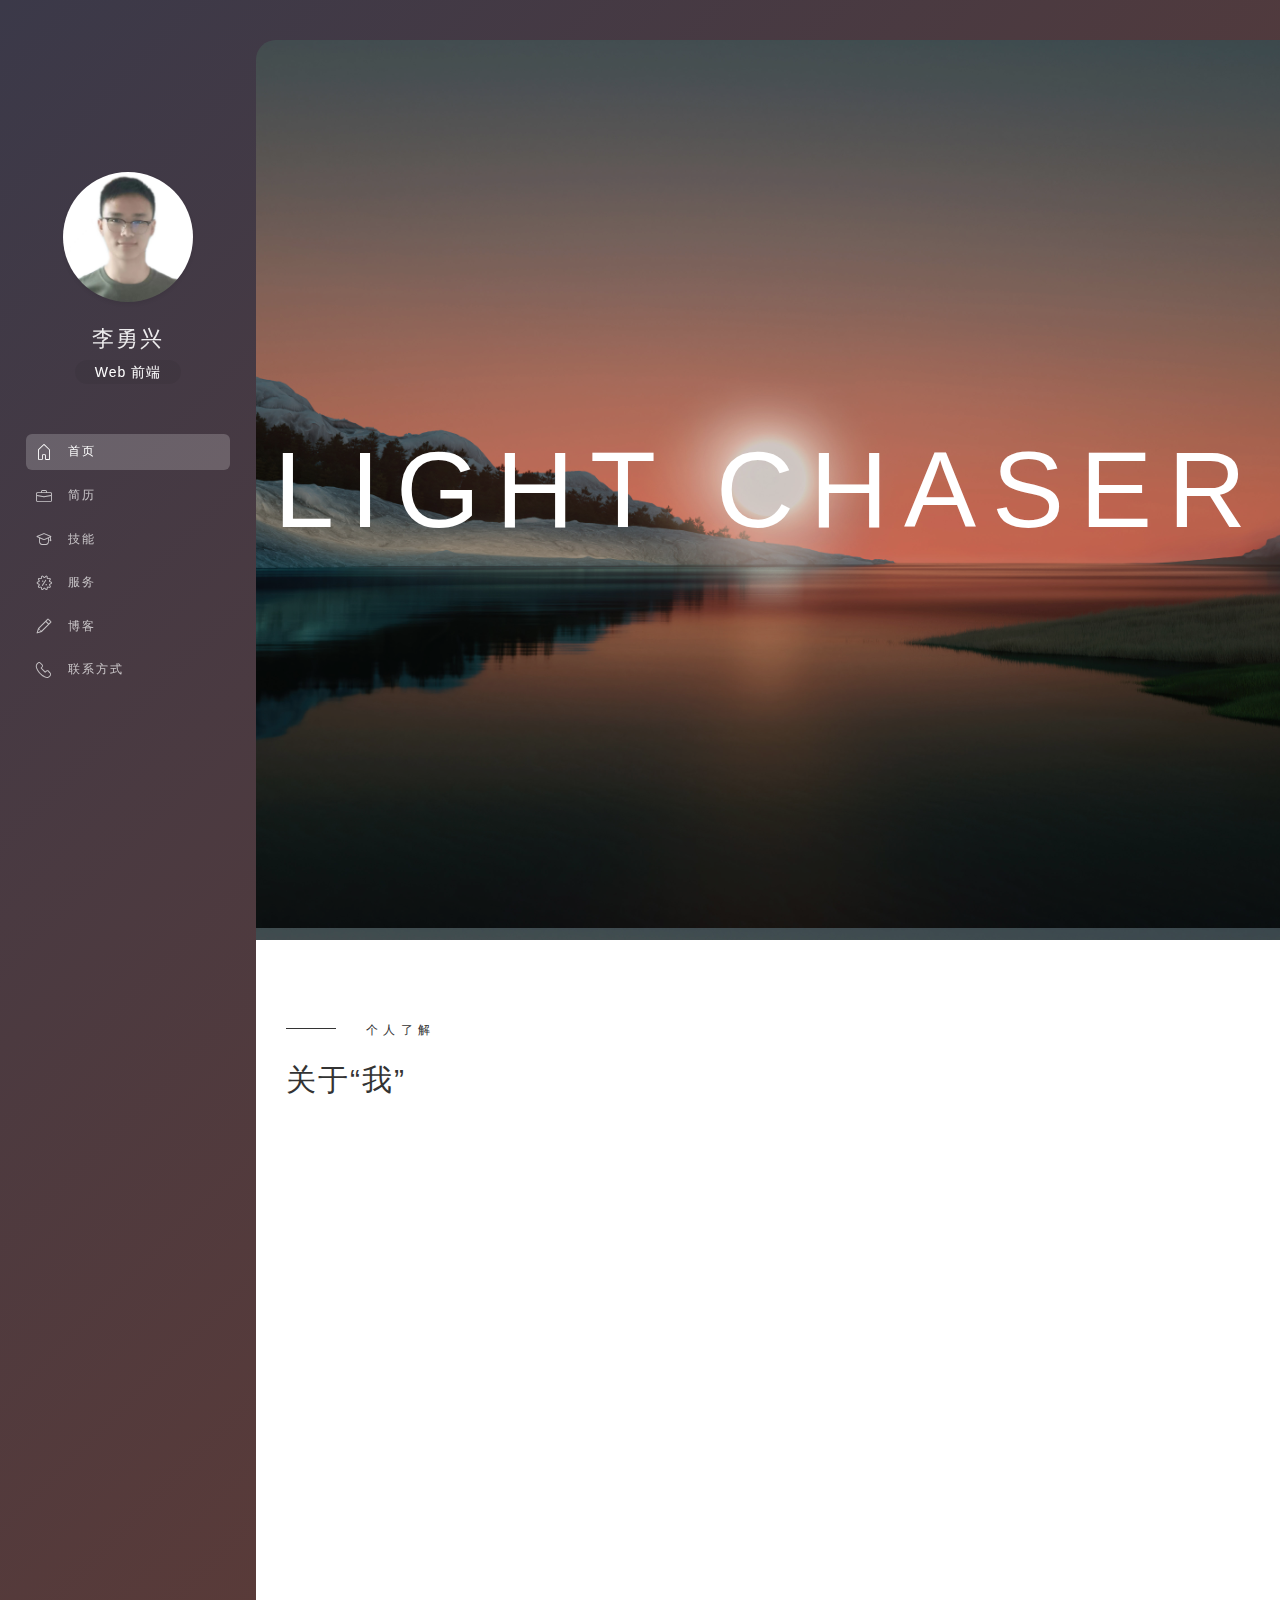
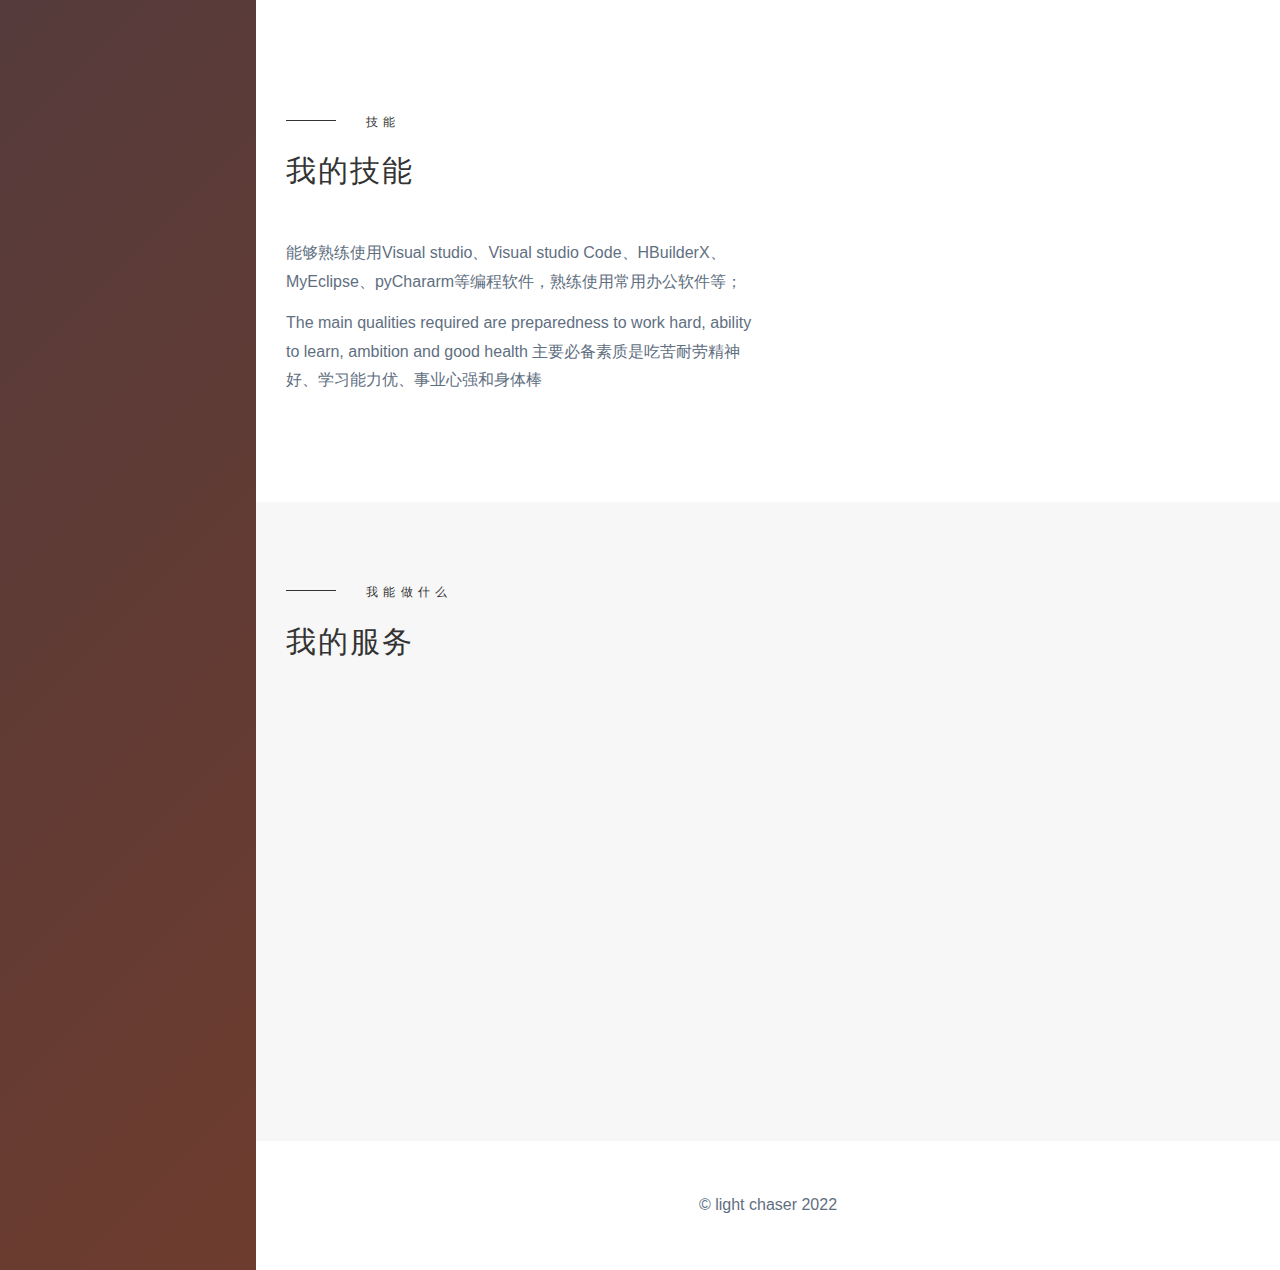
<file: index.html>
<!DOCTYPE html>
<html lang="en">

<head>
  <meta charset="UTF-8">
  <meta name="viewport" content="width=device-width, initial-scale=1">
  <link rel="icon" href="assets//images/favicon.ico">
  <title>追光</title>
  <meta name="description" content="light chaser" />
  <meta name="keywords"
    content="blog, business card, creative, creative portfolio, cv theme, online resume, personal, portfolio, professional cv, responsive portfolio, resume, resume theme, vcard" />
  <meta name="author" content="beingeorge" />
  <meta name="theme-color" content="#2a2d35">

  <!-- Vendor Css-->
  <link rel="stylesheet" href="assets/css/vendor.css" />
  <link rel="stylesheet" href="assets/css/LineIcons.min.css" />

  <!-- TamTemplate style Css -->
  <link href="assets/css/tam.css" rel="stylesheet">

  <!-- Custom style Css -->
</head>

<body data-spy="scroll" data-target=".navbar">

  <!-- START: Preloader -->
  <div id="preloader" class="preloader">
    <div class="spinner-grow text-dark" role="status">
      <span class="sr-only">Loading...</span>
    </div>
  </div>
  <!-- END: Preloader -->

  <!-- START: Aside -->
  <aside class="aside">
    <!-- START: NAVBAR -->

    <div class="nav-wrapper">

      <div class="navbar-toggler">
        <svg class="ham hamRotate ham1" viewBox="0 0 100 100" width="60">
          <path class="line top"
            d="m 30,33 h 40 c 0,0 9.044436,-0.654587 9.044436,-8.508902 0,-7.854315 -8.024349,-11.958003 -14.89975,-10.85914 -6.875401,1.098863 -13.637059,4.171617 -13.637059,16.368042 v 40" />
          <path class="line middle" d="m 30,50 h 40" />
          <path class="line bottom"
            d="m 30,67 h 40 c 12.796276,0 15.357889,-11.717785 15.357889,-26.851538 0,-15.133752 -4.786586,-27.274118 -16.667516,-27.274118 -11.88093,0 -18.499247,6.994427 -18.435284,17.125656 l 0.252538,40" />
        </svg>
      </div>

      <nav class="navbar text-center align-items-center justify-content-center">



        <div class="collapse navbar-collapse show" id="navbarCollapse">
          <div class="about-avatar mb-5">
            <a href="index.html">
              <img src="assets/images/about.jpg" alt="" class="img-fluid mx-auto d-block shadow-sm rounded-full">
            </a>

            <div class="about-avatar-details mt-4">
              <h1>李勇兴</h1>
              <p class="badge">Web 前端</p>
            </div>

          </div>
          <ul class="navbar-nav mx-auto">
            <li class="nav-item active">
              <a class="nav-link" href="index.html"><i class="lni-home"></i>首页</a>
            </li>
            <li class="nav-item">
              <a class="nav-link" href="resume.html"><i class="lni-briefcase"></i>简历</a>
            </li>
            <li class="nav-item">
              <a class="nav-link" href="work.html"><i class="lni-graduation"></i>技能</a>
            </li>
            <li class="nav-item">
              <a class="nav-link" href="services.html"><i class="lni-offer"></i>服务</a>
            </li>
            <li class="nav-item">
              <a class="nav-link" href="blog.html"><i class="lni-pencil"></i></i>博客</a>
            </li>
            <li class="nav-item">
              <a class="nav-link" href="contact.html"><i class="lni-phone-handset"></i>联系方式</a>
            </li>
          </ul>
        </div>

      </nav>
    </div>
    <!-- END: NAVBAR -->
  </aside>
  <!-- START: Aside -->

  <div class="page-overlay">
    <span class="overlay-1"></span>
    <span class="overlay-2"></span>
  </div>

  <div class="page-wrapper">

    <!-- START: HOME -->
    <section class="section-home " id="home">
      <div class="glass">Light Chaser</div>
      <!-- <img src="assets/images/banner.jpg" /> -->
    </section>
    <!-- END: HOME -->

    <!-- START: ABOUT -->
    <section class="section section-about" id="about">
      <div class="container">
        <div class="section-head">
          <span>个 人 了 解</span>
          <h2>关于“我”</h2>
        </div>

        <div class="row justify-content-center align-items-center">
          <div class="col-md-6">
            <img class="about-img img-fluid wow fadeInUp" data-wow-duration="1s" src="assets/images/avatar.jpg"
              alt="About Picture">
          </div>
          <div class="col-md-6">
            <div class="about-desc wow fadeInUp" data-wow-duration="1s" data-wow-delay="500ms">
              <div class="about-desc-content">
                <h1 class="font-weight-light mb-5">李勇兴</h1>
                <p class="font-weight-light my-3">
                  我是软件技术专业大三学生，即将毕业；有专业的知识体系和实践经历做基础，大学期间学习刻苦，成绩优秀、还积极地参加各种社会活动，抓住每一个机会锻炼自己，希望找一份软件技术相关实习工作；并且在实践中不断学习、进步。
                </p>
                <p class="font-weight-light my-3">我认为我是一个个性稳重、思维严谨、乐观豁达、容易相处，团队荣誉感强，慢热型的人</p>
              </div>

              <div class="about-desc-more text-left mt-5">
                <div class="row">
                  <div class="col-md-6">
                    <div class="about-desc-info">
                      <b>年龄 : </b>
                      <span>21</span>
                    </div>
                  </div>
                  <div class="col-md-6">
                    <div class="about-desc-info">
                      <b>地址 : </b>
                      <span>贵州 · 兴仁</span>
                    </div>
                  </div>
                  <div class="col-md-6">
                    <div class="about-desc-info">
                      <b>学历 : </b>
                      <span>大专</span>
                    </div>
                  </div>
                  <div class="col-md-6">
                    <div class="about-desc-info">
                      <b>微信 : </b>
                      <a>xlyx200414</a>
                    </div>
                  </div>
                  <div class="col-md-6">
                    <div class="about-desc-info">
                      <b>TEL : </b>
                      <a href="tel:15585998491">15585998491</a>
                    </div>
                  </div>
                  <div class="col-md-6">
                    <div class="about-desc-info">
                      <b>Email :</b>
                      <a href="mailto:2846850054@qq.com">2846850054@qq.com</a>
                    </div>
                  </div>

                </div>
              </div>
            </div>
          </div>

        </div>
      </div>

      <div class="container mt-5 pt-3">
        <div class="section-head ">
          <span>技 能</span>
          <h2>我的技能</h2>
        </div>

        <div class="section-skills-wrap">
          <div class="row">
            <div class="col-md-6">
              <p>能够熟练使用Visual studio、Visual studio
                Code、HBuilderX、MyEclipse、pyChararm等编程软件，熟练使用常用办公软件等；</p>
              <p> The main qualities required are preparedness to work hard, ability
                to learn, ambition and good health
                主要必备素质是吃苦耐劳精神好、学习能力优、事业心强和身体棒</p>
            </div>

            <div class="col-md-6">
              <div class="resume-panel">
                <div class="mb-4 wow fadeInUp" data-wow-duration="1.5s">
                  <h6>HTML</h6>
                  <div class="progress mt-2">
                    <div class="progress-bar" role="progressbar" style="width: 95%;" aria-valuenow="95"
                      aria-valuemin="0" aria-valuemax="100"></div>
                  </div>
                </div>

                <div class="mb-4 wow fadeInUp" data-wow-duration="1.5s" data-wow-delay=".2s">
                  <h6>CSS</h6>
                  <div class="progress mt-2">
                    <div class="progress-bar" role="progressbar" style="width: 75%;" aria-valuenow="75"
                      aria-valuemin="0" aria-valuemax="100"></div>
                  </div>
                </div>

                <div class="mb-4 wow fadeInUp" data-wow-duration="1.5s" data-wow-delay=".3s">
                  <h6>Javascript</h6>
                  <div class="progress mt-2">
                    <div class="progress-bar" role="progressbar" style="width: 85%;" aria-valuenow="85"
                      aria-valuemin="0" aria-valuemax="100"></div>
                  </div>
                </div>

                <div class="mb-0 wow fadeInUp" data-wow-duration="1.5s" data-wow-delay=".4s">
                  <h6>Vue</h6>
                  <div class="progress mt-2">
                    <div class="progress-bar" role="progressbar" style="width: 80%;" aria-valuenow="80"
                      aria-valuemin="0" aria-valuemax="100"></div>
                  </div>
                </div>

              </div>
            </div>
          </div>
        </div>
      </div>
    </section>
    <!-- END: ABOUT -->

    <!-- START: SERVICES -->
    <section class="section section-dark section-services" id="services">
      <div class="container">
        <div class="section-head">
          <span>我 能 做 什 么</span>
          <h2>我的服务</h2>
        </div>

        <div class="row mt-4">
          <div class="col-sm-6 col-lg-6">
            <div class="services-list b-box hover-state p-4 mt-4 wow fadeInUp" data-wow-duration="1.5s">
              <div class="services-list-icon">
                <i class="lni-color-pallet"></i>
                <span>01</span>
              </div>
              <div class="mt-4">
                <h5 class="mb-0">SPA页面开发</h5>
                <p class=" mt-3">良好的交互体验、前后端分离开发、减轻服务器压力、共用一套后端程序代码.....</p>
              </div>
            </div>
          </div>
          <div class="col-sm-6 col-lg-6">
            <div class="services-list b-box hover-state p-4 mt-4 wow fadeInUp" data-wow-duration="1.5s"
              data-wow-delay=".2s">
              <div class="services-list-icon">
                <i class="lni-laptop-phone"></i>
                <span>02</span>
              </div>
              <div class="mt-4">
                <h5 class="mb-0">桌面应用开发</h5>
                <p class=" mt-3">C# + SQL数据库就能开发出一个桌面聊天小程序</p>
              </div>
            </div>
          </div>
        </div>
        <div class="row">
          <div class="col-lg-12 text-center mt-5 wow fadeInUp" data-wow-duration="1.5s" data-wow-delay=".5s">
            <a href="services.html" class="btn hover-state">更多...</a>
          </div>
        </div>
      </div>
    </section>
    <!-- END: SERVICES -->


    <!--START: FOOTER-->
    <footer class="footer section section-light">
      <div class="container">
        <p class="copyright text-center mb-0">&copy; light chaser 2022 <a href="#"></a></p>
      </div>
    </footer>
    <!--END: FOOTER-->
  </div>


  <!-- JAVASCRIPTS -->

  <script src="assets/js/vendor.js"></script>

  <!-- Custom Js -->
  <script src="assets/js/custom.js"></script>
</body>

</html>
</file>
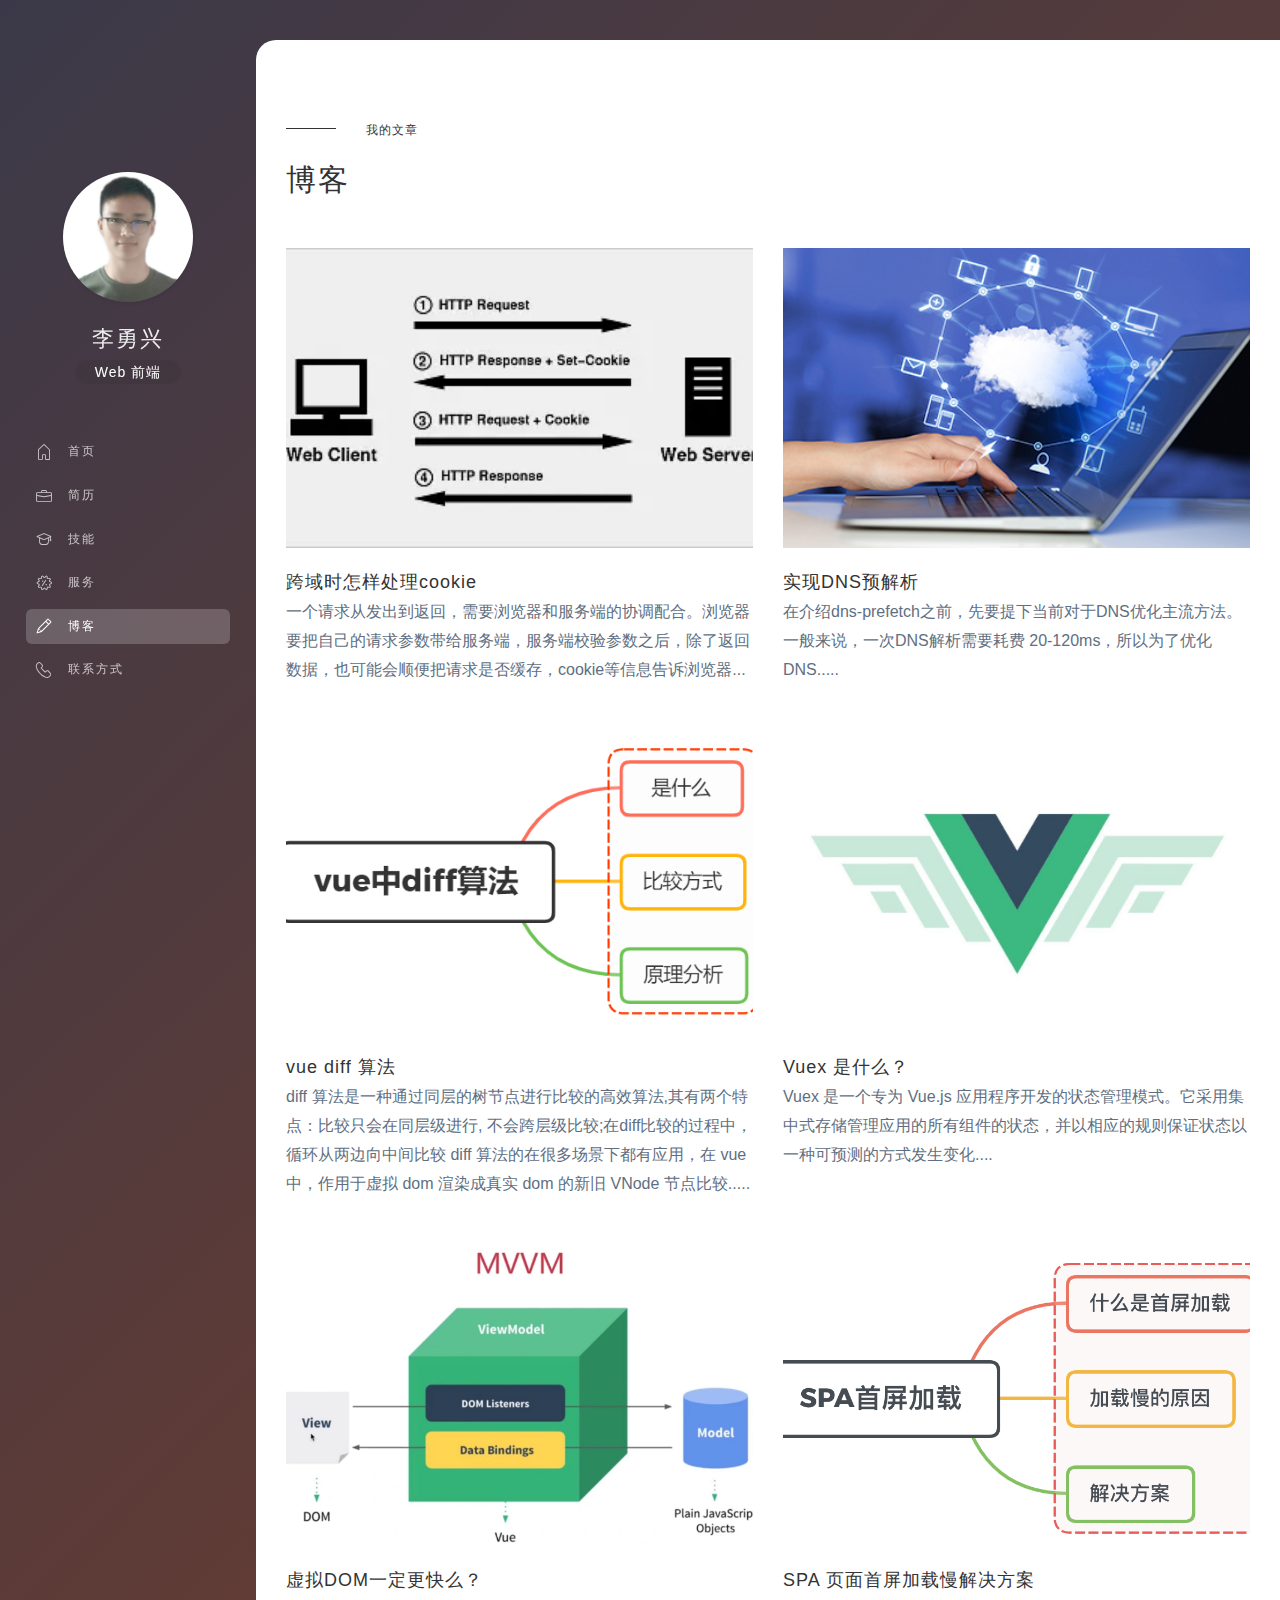
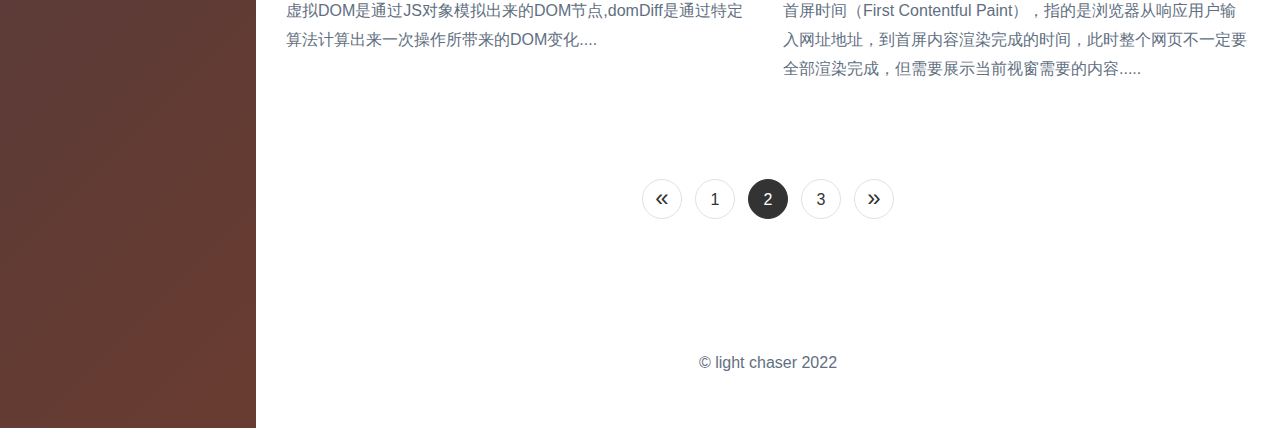
<file: blog.html>
<!DOCTYPE html>
<html lang="en">

<head>
  <meta charset="UTF-8">
  <meta name="viewport" content="width=device-width, initial-scale=1">
  <link rel="icon" href="assets//images/favicon.ico">
  <title>追光</title>
  <meta name="description" content="light chaser" />
  <meta name="keywords"
    content="blog, business card, creative, creative portfolio, cv theme, online resume, personal, portfolio, professional cv, responsive portfolio, resume, resume theme, vcard" />
  <meta name="author" content="beingeorge" />
  <meta name="theme-color" content="#2a2d35">

  <!-- Vendor Css-->
  <link rel="stylesheet" href="assets/css/vendor.css" />
  <link rel="stylesheet" href="assets/css/LineIcons.min.css" />

  <!-- TamTemplate style Css -->
  <link href="assets/css/tam.css" rel="stylesheet">

  <!-- Custom style Css -->
  <!-- <link href="assets/css/custom.css" rel="stylesheet"> -->
</head>

<body data-spy="scroll" data-target=".navbar">

  <!-- START: Preloader -->
  <div id="preloader" class="preloader">
    <div class="spinner-grow text-dark" role="status">
      <span class="sr-only">Loading...</span>
    </div>
  </div>
  <!-- END: Preloader -->


  <!-- START: Aside -->
  <aside class="aside">
    <!-- START: NAVBAR -->

    <div class="nav-wrapper">

      <div class="navbar-toggler">
        <svg class="ham hamRotate ham1" viewBox="0 0 100 100" width="60">
          <path class="line top"
            d="m 30,33 h 40 c 0,0 9.044436,-0.654587 9.044436,-8.508902 0,-7.854315 -8.024349,-11.958003 -14.89975,-10.85914 -6.875401,1.098863 -13.637059,4.171617 -13.637059,16.368042 v 40" />
          <path class="line middle" d="m 30,50 h 40" />
          <path class="line bottom"
            d="m 30,67 h 40 c 12.796276,0 15.357889,-11.717785 15.357889,-26.851538 0,-15.133752 -4.786586,-27.274118 -16.667516,-27.274118 -11.88093,0 -18.499247,6.994427 -18.435284,17.125656 l 0.252538,40" />
        </svg>
      </div>

      <nav class="navbar text-center align-items-center justify-content-center">



        <div class="collapse navbar-collapse show" id="navbarCollapse">
          <div class="about-avatar mb-5">
            <a href="index.html">
              <img src="assets/images/about.jpg" alt="" class="img-fluid mx-auto d-block shadow-sm rounded-full">
            </a>

            <div class="about-avatar-details mt-4">
              <h1>李勇兴</h1>
              <p class="badge">Web 前端</p>
            </div>
          </div>
          <ul class="navbar-nav mx-auto">
            <li class="nav-item">
              <a class="nav-link" href="index.html"><i class="lni-home"></i>首页</a>
            </li>
            <li class="nav-item">
              <a class="nav-link" href="resume.html"><i class="lni-briefcase"></i>简历</a>
            </li>
            <li class="nav-item">
              <a class="nav-link" href="work.html"><i class="lni-graduation"></i>技能</a>
            </li>
            <li class="nav-item">
              <a class="nav-link" href="services.html"><i class="lni-offer"></i>服务</a>
            </li>
            <li class="nav-item active">
              <a class="nav-link" href="blog.html"><i class="lni-pencil"></i></i>博客</a>
            </li>
            <li class="nav-item">
              <a class="nav-link" href="contact.html"><i class="lni-phone-handset"></i>联系方式</a>
            </li>
          </ul>
        </div>
      </nav>
    </div>
    <!-- END: NAVBAR -->
  </aside>
  <!-- START: Aside -->

  <div class="page-overlay">
    <span class="overlay-1"></span>
    <span class="overlay-2"></span>
  </div>

  <div class="page-wrapper">

    <!-- START: BLOG -->
    <section class="section section-light">
      <div class="container">
        <div class="section-head">
          <span>我的文章</span>
          <h2>博客</h2>
        </div>

        <div class="row">
          <div class="col-md-6">
            <a href="https://mp.weixin.qq.com/s?__biz=Mzg4MjUyOTQwMg==&mid=2247484023&idx=1&sn=f12caa6da7c506e974d104a919dea76f&chksm=cf540762f8238e74d7a667f5b99ce0f0d66a2e6449367e0a4652052848f8d86e8e64e3770a2e#rd" class="blog-list d-block mb-5">
              <div class="blog-list--img">
                <img src="assets/images/blog-1.jpg" alt="Blog Image" class="img-fluid">
                <div class="blog-list--details d-flex justify-content-center align-items-center">
                  <div class="blog-list--details-in">
                    <p class="blog-date text-white">02 Jan, 2022</p>
                    <span class="blog-cat">light chaser</span>
                  </div>
                </div>
              </div>
              <div class="blog-list--desc mt-4">
                <h3>跨域时怎样处理cookie</h3>
                <p>一个请求从发出到返回，需要浏览器和服务端的协调配合。浏览器要把自己的请求参数带给服务端，服务端校验参数之后，除了返回数据，也可能会顺便把请求是否缓存，cookie等信息告诉浏览器...</p>
              </div>
            </a>
          </div>
          <div class="col-md-6">
            <a href="#" class="blog-list d-block mb-5">
              <div class="blog-list--img">
                <img src="assets/images/blog-2.jpg" alt="Blog Image" class="img-fluid">
                <div class="blog-list--details d-flex justify-content-center align-items-center">
                  <div class="blog-list--details-in">
                    <p class="blog-date text-white">02 Jan, 2022</p>
                    <span class="blog-cat">light chaser</span>
                  </div>
                </div>
              </div>
              <div class="blog-list--desc mt-4">
                <h3>实现DNS预解析</h3>
                <p>在介绍dns-prefetch之前，先要提下当前对于DNS优化主流方法。
                  一般来说，一次DNS解析需要耗费 20-120ms，所以为了优化DNS.....</p>
              </div>
            </a>
          </div>
          <div class="col-md-6">
            <a href="#" class="blog-list d-block mb-5">
              <div class="blog-list--img">
                <img src="assets/images/blog-3.jpg" alt="Blog Image" class="img-fluid">
                <div class="blog-list--details d-flex justify-content-center align-items-center">
                  <div class="blog-list--details-in">
                    <p class="blog-date text-white">02 Jan, 2022</p>
                    <span class="blog-cat">light chaser</span>
                  </div>
                </div>
              </div>
              <div class="blog-list--desc mt-4">
                <h3>vue diff 算法</h3>
                <p>diff 算法是一种通过同层的树节点进行比较的高效算法,其有两个特点：比较只会在同层级进行, 不会跨层级比较;在diff比较的过程中，循环从两边向中间比较
                  diff 算法的在很多场景下都有应用，在 vue 中，作用于虚拟 dom 渲染成真实 dom 的新旧 VNode 节点比较.....</p>
              </div>
            </a>
          </div>
          <div class="col-md-6">
            <a href="#" class="blog-list d-block mb-5">
              <div class="blog-list--img">
                <img src="assets/images/blog-4.jpg" alt="Blog Image" class="img-fluid">
                <div class="blog-list--details d-flex justify-content-center align-items-center">
                  <div class="blog-list--details-in">
                    <p class="blog-date text-white">02 Jan, 2022</p>
                    <span class="blog-cat">light chaser</span>
                  </div>
                </div>
              </div>
              <div class="blog-list--desc mt-4">
                <h3>Vuex 是什么？</h3>
                <p>Vuex 是一个专为 Vue.js 应用程序开发的状态管理模式。它采用集中式存储管理应用的所有组件的状态，并以相应的规则保证状态以一种可预测的方式发生变化....</p>
              </div>
            </a>
          </div>
          <div class="col-md-6">
            <a href="#" class="blog-list d-block mb-5">
              <div class="blog-list--img">
                <img src="assets/images/blog-5.jpg" alt="Blog Image" class="img-fluid">
                <div class="blog-list--details d-flex justify-content-center align-items-center">
                  <div class="blog-list--details-in">
                    <p class="blog-date text-white">02 Jan, 2022</p>
                    <span class="blog-cat">light chaser</span>
                  </div>
                </div>
              </div>
              <div class="blog-list--desc mt-4">
                <h3>虚拟DOM一定更快么？</h3>
                <p>虚拟DOM是通过JS对象模拟出来的DOM节点,domDiff是通过特定算法计算出来一次操作所带来的DOM变化....</p>
              </div>
            </a>
          </div>
          <div class="col-md-6">
            <a href="#" class="blog-list d-block mb-5">
              <div class="blog-list--img">
                <img src="assets/images/blog-6.jpg" alt="Blog Image" class="img-fluid">
                <div class="blog-list--details d-flex justify-content-center align-items-center">
                  <div class="blog-list--details-in">
                    <p class="blog-date text-white">02 Jan, 2022</p>
                    <span class="blog-cat">light chaser</span>
                  </div>
                </div>
              </div>
              <div class="blog-list--desc mt-4">
                <h3>SPA 页面首屏加载慢解决方案</h3>
                <p>首屏时间（First Contentful Paint），指的是浏览器从响应用户输入网址地址，到首屏内容渲染完成的时间，此时整个网页不一定要全部渲染完成，但需要展示当前视窗需要的内容.....</p>
              </div>
            </a>
          </div>
        </div>
        <div class="container">
          <nav class="mt-5 d-flex justify-content-center" aria-label="Page navigation">
            <ul class="pagination">
              <li class="page-item">
                <a class="page-link" href="#" aria-label="Previous">
                  <span aria-hidden="true">&laquo;</span>
                  <span class="sr-only">Previous</span>
                </a>
              </li>
              <li class="page-item"><a class="page-link" href="#">1</a></li>
              <li class="page-item active"><a class="page-link" href="#">2</a></li>
              <li class="page-item"><a class="page-link" href="#">3</a></li>
              <li class="page-item">
                <a class="page-link" href="#" aria-label="Next">
                  <span aria-hidden="true">&raquo;</span>
                  <span class="sr-only">Next</span>
                </a>
              </li>
            </ul>
          </nav>
        </div>
      </div>
    </section>
    <!-- END: BLOG -->

    <!--START: FOOTER-->
    <footer class="footer section section-light">
      <div class="container">
        <p class="copyright text-center mb-0">&copy; light chaser 2022<a href="#"></a></p>
      </div>
    </footer>
    <!--END: FOOTER-->
  </div>


  <!-- JAVASCRIPTS -->

  <script src="assets/js/vendor.js"></script>

  <script src="assets/js/imagesloaded.pkgd.js"></script>
  <script src="assets/js/jquery.shuffle.min.js"></script>
  <script src="assets/js/custom-shuffle-init.js"></script>

  <!-- Custom Js -->
  <script src="assets/js/custom.js"></script>

</body>

</html>
</file>
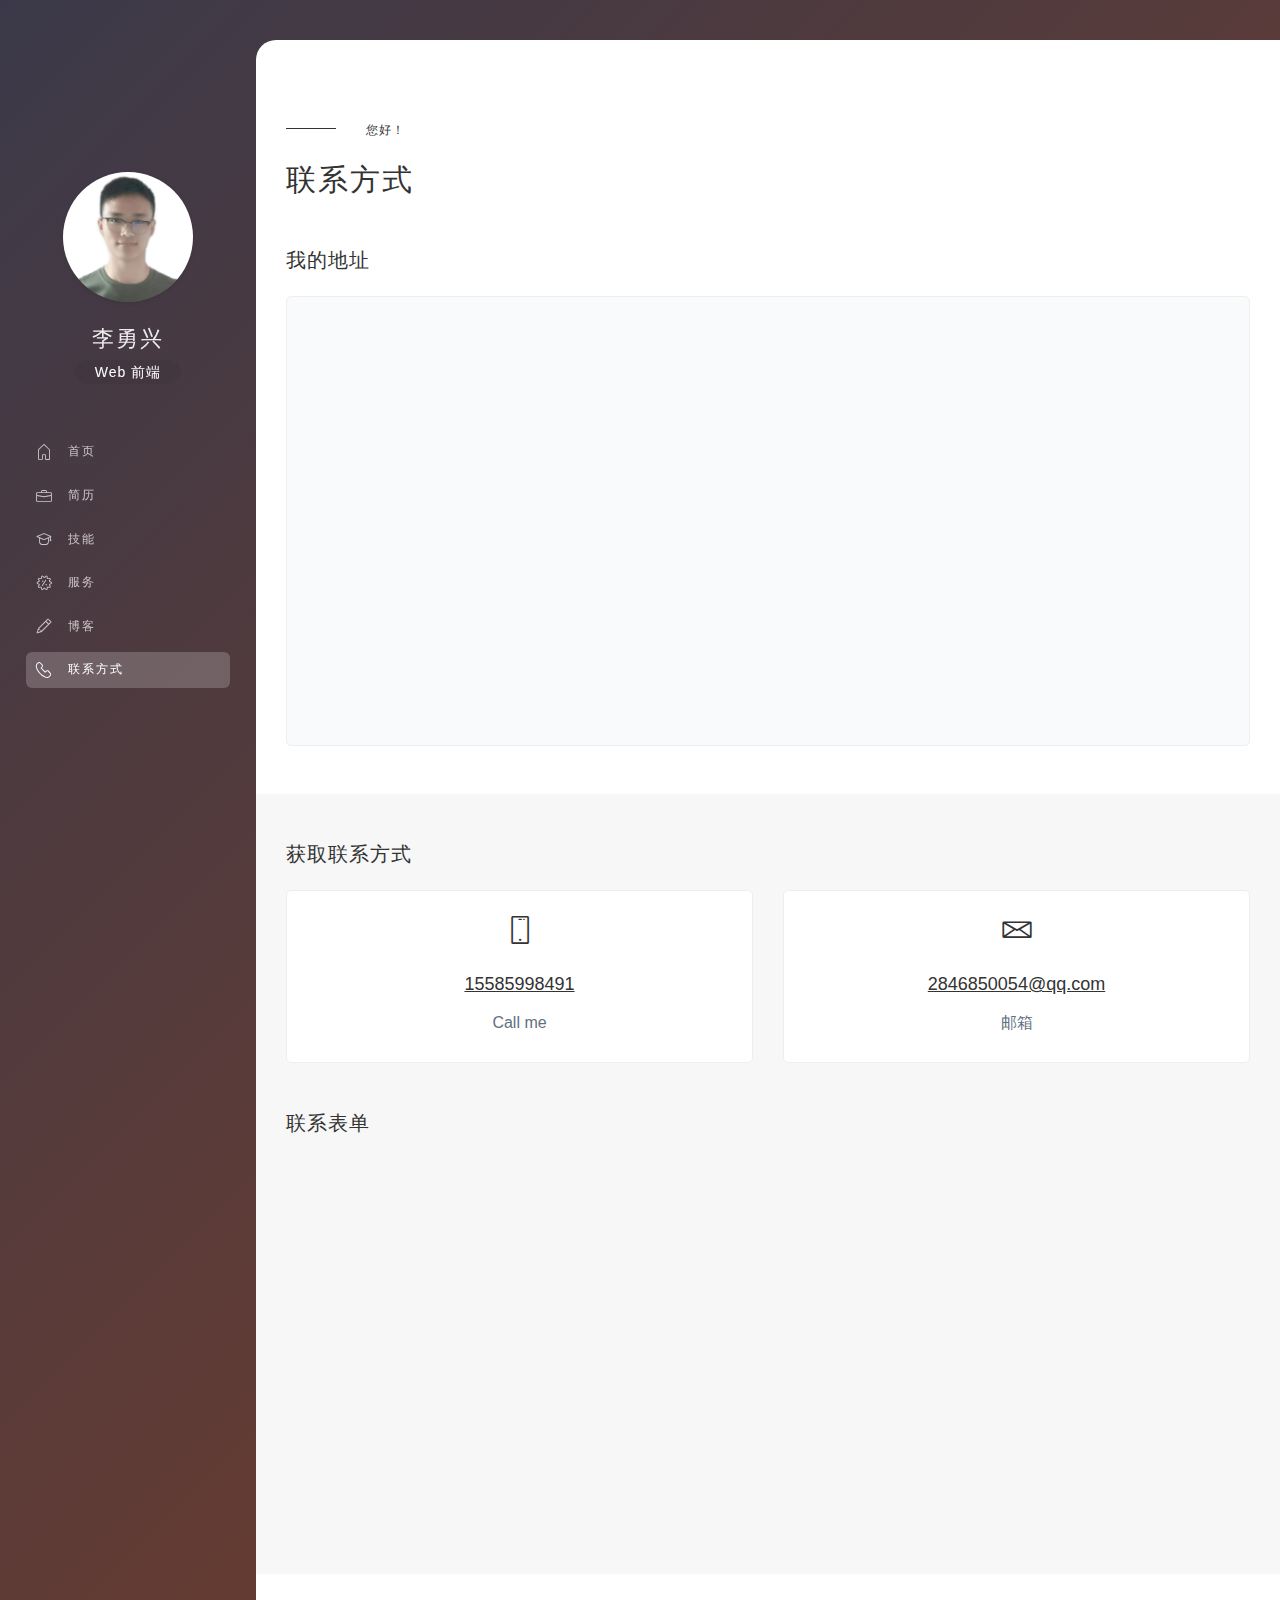
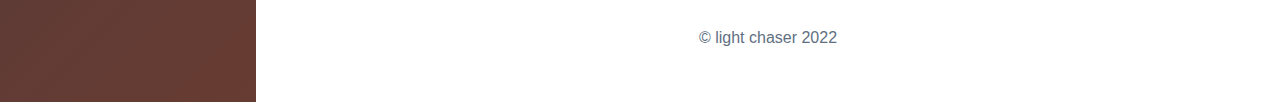
<file: contact.html>
<!DOCTYPE html>
<html lang="en">

<head>
  <meta charset="UTF-8">
  <meta name="viewport" content="width=device-width, initial-scale=1">
  <link rel="icon" href="assets//images/favicon.ico">
  <title>追光</title>
  <meta name="description" content="light chaser" />
  <meta name="keywords"
    content="blog, business card, creative, creative portfolio, cv theme, online resume, personal, portfolio, professional cv, responsive portfolio, resume, resume theme, vcard" />
  <meta name="author" content="beingeorge" />
  <meta name="theme-color" content="#2a2d35">

  <!-- Vendor Css-->
  <link rel="stylesheet" href="assets/css/vendor.css" />
  <link rel="stylesheet" href="assets/css/LineIcons.min.css" />

  <!-- TamTemplate style Css -->
  <link href="assets/css/tam.css" rel="stylesheet">

  <!-- Custom style Css -->
  <!-- <link href="assets/css/custom.css" rel="stylesheet"> -->
</head>

<body data-spy="scroll" data-target=".navbar">

  <!-- START: Preloader -->
  <div id="preloader" class="preloader">
    <div class="spinner-grow text-dark" role="status">
      <span class="sr-only">Loading...</span>
    </div>
  </div>
  <!-- END: Preloader -->


  <!-- START: Aside -->
  <aside class="aside">
    <!-- START: NAVBAR -->

    <div class="nav-wrapper">

      <div class="navbar-toggler">
        <svg class="ham hamRotate ham1" viewBox="0 0 100 100" width="60">
          <path class="line top"
            d="m 30,33 h 40 c 0,0 9.044436,-0.654587 9.044436,-8.508902 0,-7.854315 -8.024349,-11.958003 -14.89975,-10.85914 -6.875401,1.098863 -13.637059,4.171617 -13.637059,16.368042 v 40" />
          <path class="line middle" d="m 30,50 h 40" />
          <path class="line bottom"
            d="m 30,67 h 40 c 12.796276,0 15.357889,-11.717785 15.357889,-26.851538 0,-15.133752 -4.786586,-27.274118 -16.667516,-27.274118 -11.88093,0 -18.499247,6.994427 -18.435284,17.125656 l 0.252538,40" />
        </svg>
      </div>

      <nav class="navbar text-center align-items-center justify-content-center">



        <div class="collapse navbar-collapse show" id="navbarCollapse">
          <div class="about-avatar mb-5">
            <a href="index.html">
              <img src="assets/images/about.jpg" alt="" class="img-fluid mx-auto d-block shadow-sm rounded-full">
            </a>

            <div class="about-avatar-details mt-4">
              <h1>李勇兴</h1>
              <p class="badge">Web 前端</p>
            </div>

          </div>
          <ul class="navbar-nav mx-auto">
            <li class="nav-item">
              <a class="nav-link" href="index.html"><i class="lni-home"></i>首页</a>
            </li>
            <li class="nav-item">
              <a class="nav-link" href="resume.html"><i class="lni-briefcase"></i>简历</a>
            </li>
            <li class="nav-item">
              <a class="nav-link" href="work.html"><i class="lni-graduation"></i>技能</a>
            </li>
            <li class="nav-item">
              <a class="nav-link" href="services.html"><i class="lni-offer"></i>服务</a>
            </li>
            <li class="nav-item">
              <a class="nav-link" href="blog.html"><i class="lni-pencil"></i></i>博客</a>
            </li>
            <li class="nav-item active">
              <a class="nav-link" href="contact.html"><i class="lni-phone-handset"></i>联系方式</a>
            </li>
          </ul>
        </div>
      </nav>
    </div>
    <!-- END: NAVBAR -->
  </aside>
  <!-- START: Aside -->

  <div class="page-overlay">
    <span class="overlay-1"></span>
    <span class="overlay-2"></span>
  </div>

  <div class="page-wrapper">

    <!-- START: CONTACT -->
    <section class="section section-light section-contact" id="contact">
      <div class="container">
        <div class="section-head">
          <span>您好！</span>
          <h2>联系方式 </h2>
        </div>

        <div class="contact-map mt-5">
          <h5 class="section-subHead mb-4"> 我的地址</h5>
          <div class="contact-map--container b-box wow fadeInUp" id="map" data-wow-duration="1.5s">
            <!-- 地图 -->
            
          </div>
        </div>
      </div>

      <div class="contact-Otherdetails section-dark">
        <div class="container">
          <div class="contact-details mt-5">
            <h5 class="section-subHead pt-5 mb-4"> 获取联系方式</h5>
            <div class="row">
              <div class="col-sm-6 col-lg-6">
                <div class="contact-details--panel p-4 b-box text-center hover-state wow fadeInUp"
                  data-wow-duration="1.5s">
                  <div class="mb-3">
                    <i class="lni-mobile"></i>
                  </div>
                  <div class="mt-2">
                    <a href="tel:15585998491" class="">15585998491</a>
                    <p class="mt-2">Call me</p>
                  </div>
                </div>
              </div>
              <div class="col-sm-6 col-lg-6">
                <div class="contact-details--panel p-4 b-box text-center hover-state wow fadeInUp"
                  data-wow-duration="1.5s" data-wow-delay=".2s">
                  <div class="mb-3">
                    <i class="lni-envelope"></i>
                  </div>
                  <div class="mt-2">
                    <a href="mailto:2846850054@qq.com">2846850054@qq.com</a>
                    <p class="mt-2">邮箱</p>
                  </div>
                </div>
              </div>
            </div>
          </div>
          <div class="contact-form mt-5">
            <form>
              <h5 class="section-subHead mb-2">联系表单</h5>
              <div class="row">
                <div class="col-lg-6">
                  <div class="form-group mt-3 wow fadeInUp" data-wow-duration="1.5s">
                    <input name="name" id="name" type="text" class="form-control b-box" placeholder="您的名字"
                      required>
                  </div>
                </div>
                <div class="col-lg-6">
                  <div class="form-group mt-3 wow fadeInUp" data-wow-duration="1.5s" data-wow-delay=".2s">
                    <input name="email" id="email" type="email" class="form-control b-box" placeholder="你的邮箱"
                      required>
                  </div>
                </div>
              </div>
              <div class="row">
                <div class="col-lg-12">
                  <div class="form-group mt-3 wow fadeInUp" data-wow-duration="1.5s" data-wow-delay=".3s">
                    <input type="text" class="form-control b-box" id="subject" placeholder="你的团队" required />
                  </div>
                </div>
              </div>
              <div class="row">
                <div class="col-lg-12">
                  <div class="form-group mt-3 wow fadeInUp" data-wow-duration="1.5s" data-wow-delay=".4s">
                    <textarea name="comments" id="comments" rows="4" class="form-control b-box"
                      placeholder="您的建议"></textarea>
                  </div>
                </div>
              </div>
              <div class="row">
                <div class="col-lg-12 text-center mt-4 mb-5  wow fadeInUp" data-wow-duration="1.5s"
                  data-wow-delay=".5s">
                  <a href="#" class="btn hover-state">提交</a>
                </div>
              </div>
            </form>
          </div>
        </div>
      </div>
    </section>
    <!-- END: CONTACT -->


    <!--START: FOOTER-->
    <footer class="footer section section-light">
      <div class="container">
        <p class="copyright text-center mb-0">&copy; light chaser 2022 <a href="#"></a></p>
      </div>
    </footer>
    <!--END: FOOTER-->
  </div>


  <!-- JAVASCRIPTS -->
  <script type="text/javascript" src="https://webapi.amap.com/maps?v=1.4.8&key=71af1ee0499be2e2788b8dd67398667f"></script> 
  <script>
    //初始化地图插件
    window.onload = function(){
      var map = new AMap.Map('map');
    }
</script>
  <script src="assets/js/vendor.js"></script>
  <!-- Custom Js -->
  <script src="assets/js/custom.js"></script>
</body>

</html>
</file>
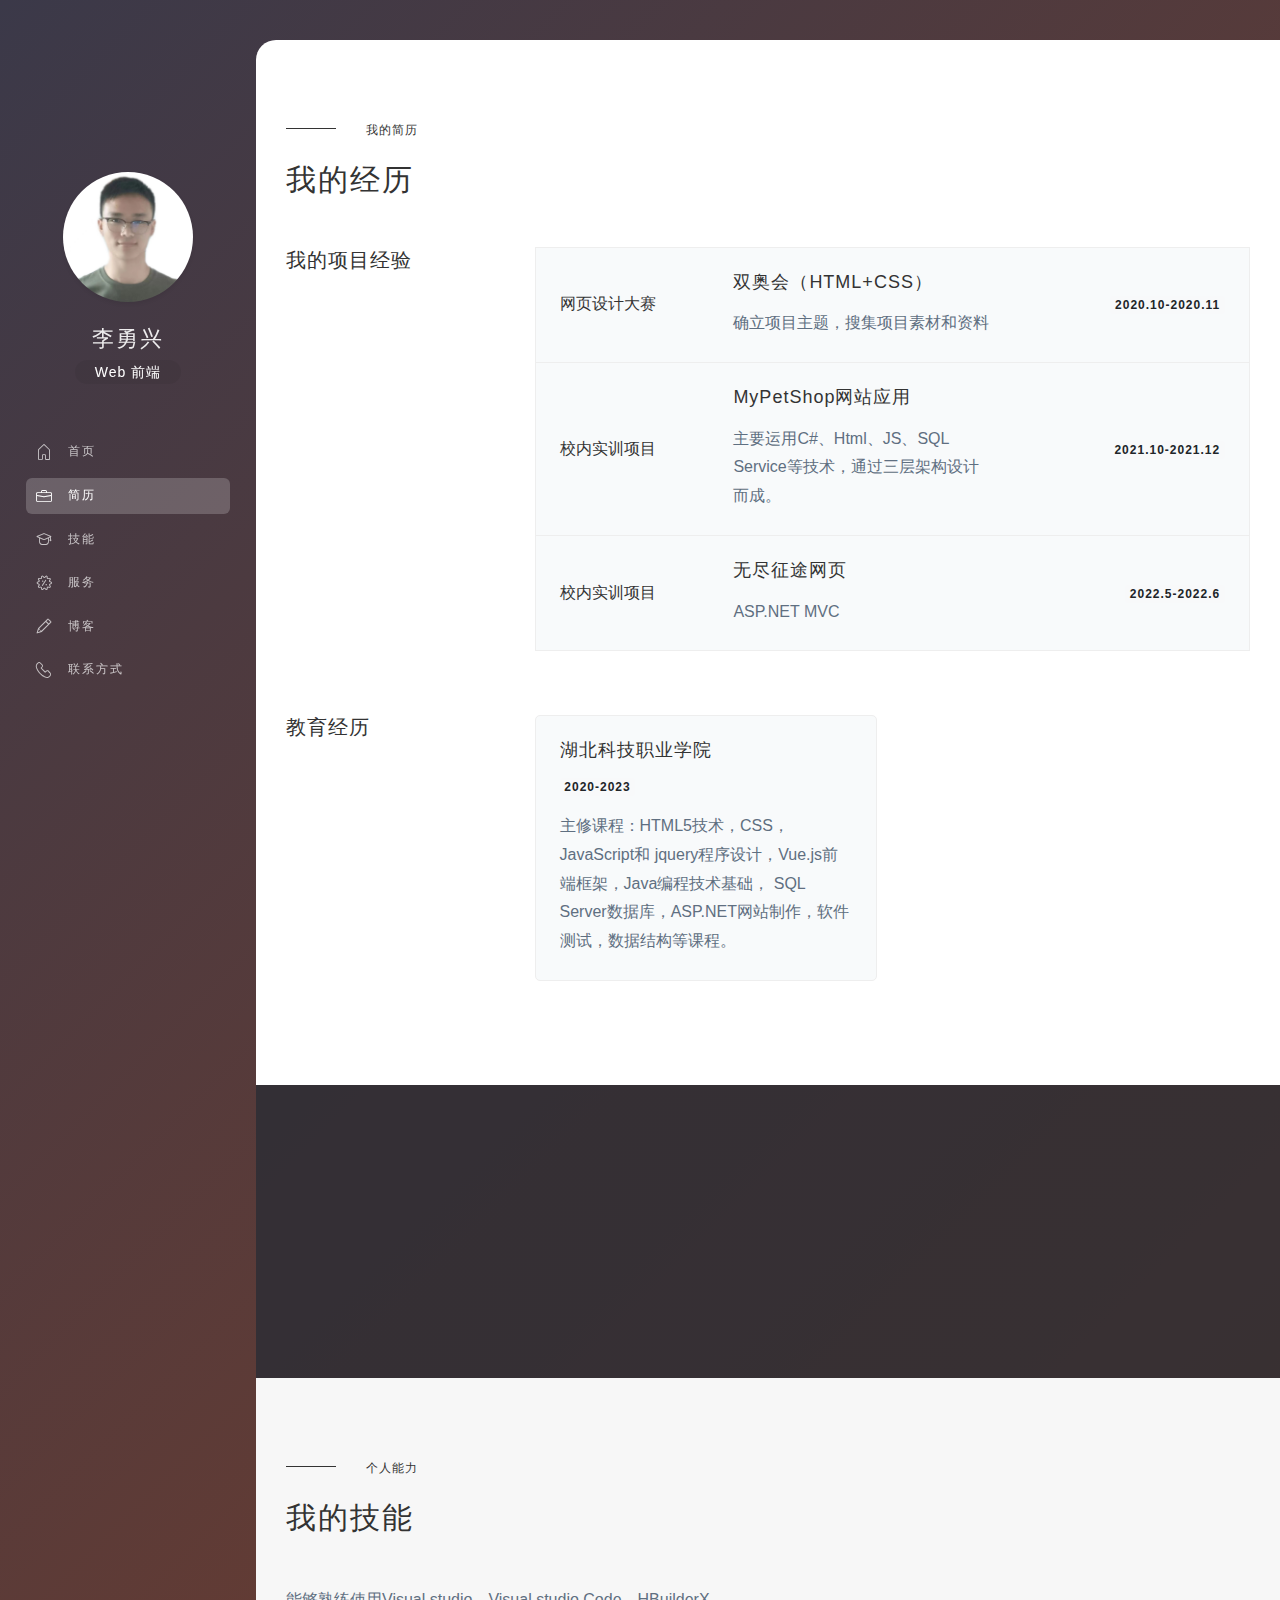
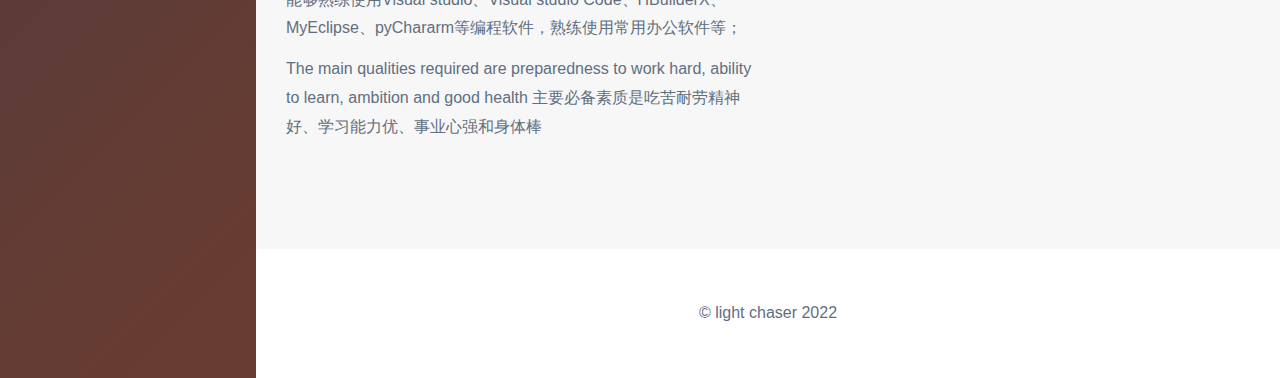
<file: resume.html>
<!DOCTYPE html>
<html lang="en">

<head>
  <meta charset="UTF-8">
  <meta name="viewport" content="width=device-width, initial-scale=1">
  <link rel="icon" href="assets//images/favicon.ico">
  <title>追光</title>
  <meta name="description" content="light chaser" />
  <meta name="keywords"
    content="blog, business card, creative, creative portfolio, cv theme, online resume, personal, portfolio, professional cv, responsive portfolio, resume, resume theme, vcard" />
  <meta name="author" content="beingeorge" />
  <meta name="theme-color" content="#2a2d35">

  <!-- Vendor Css-->
  <link rel="stylesheet" href="assets/css/vendor.css" />
  <link rel="stylesheet" href="assets/css/LineIcons.min.css" />

  <!-- TamTemplate style Css -->
  <link href="assets/css/tam.css" rel="stylesheet">

  <!-- Custom style Css -->
  <!-- <link href="assets/css/custom.css" rel="stylesheet"> -->
</head>

<body data-spy="scroll" data-target=".navbar" id="home">

  <!-- START: Preloader -->
  <div id="preloader" class="preloader">
    <div class="spinner-grow text-dark" role="status">
      <span class="sr-only">Loading...</span>
    </div>
  </div>
  <!-- END: Preloader -->


  <!-- START: Aside -->
  <aside class="aside">
    <!-- START: NAVBAR -->

    <div class="nav-wrapper">

      <div class="navbar-toggler">
        <svg class="ham hamRotate ham1" viewBox="0 0 100 100" width="60">
          <path class="line top"
            d="m 30,33 h 40 c 0,0 9.044436,-0.654587 9.044436,-8.508902 0,-7.854315 -8.024349,-11.958003 -14.89975,-10.85914 -6.875401,1.098863 -13.637059,4.171617 -13.637059,16.368042 v 40" />
          <path class="line middle" d="m 30,50 h 40" />
          <path class="line bottom"
            d="m 30,67 h 40 c 12.796276,0 15.357889,-11.717785 15.357889,-26.851538 0,-15.133752 -4.786586,-27.274118 -16.667516,-27.274118 -11.88093,0 -18.499247,6.994427 -18.435284,17.125656 l 0.252538,40" />
        </svg>
      </div>

      <nav class="navbar text-center align-items-center justify-content-center">



        <div class="collapse navbar-collapse show" id="navbarCollapse">
          <div class="about-avatar mb-5">
            <a href="index.html">
              <img src="assets/images/about.jpg" alt="" class="img-fluid mx-auto d-block shadow-sm rounded-full">
            </a>

            <div class="about-avatar-details mt-4">
              <h1>李勇兴</h1>
              <p class="badge">Web 前端</p>
            </div>

          </div>
          <ul class="navbar-nav mx-auto">
            <li class="nav-item ">
              <a class="nav-link" href="index.html"><i class="lni-home"></i>首页</a>
            </li>
            <li class="nav-item active">
              <a class="nav-link" href="resume.html"><i class="lni-briefcase"></i>简历</a>
            </li>
            <li class="nav-item">
              <a class="nav-link" href="work.html"><i class="lni-graduation"></i>技能</a>
            </li>
            <li class="nav-item">
              <a class="nav-link" href="services.html"><i class="lni-offer"></i>服务</a>
            </li>
            <li class="nav-item">
              <a class="nav-link" href="blog.html"><i class="lni-pencil"></i></i>博客</a>
            </li>
            <li class="nav-item">
              <a class="nav-link" href="contact.html"><i class="lni-phone-handset"></i>联系方式</a>
            </li>
          </ul>
        </div>
      </nav>
    </div>
    <!-- END: NAVBAR -->
  </aside>
  <!-- START: Aside -->

  <div class="page-overlay">
    <span class="overlay-1"></span>
    <span class="overlay-2"></span>
  </div>

  <div class="page-wrapper">


    <!-- START: RESUME -->

    <section class="section section-light section-resume" id="resume">
      <div class="container">
        <div class="section-head">
          <span>我的简历</span>
          <h2>我的经历</h2>
        </div>

        <div class="section-resume-wrap">
          <div class="section-experience mb-5">
            <div class="row">
              <div class="col-lg-3">
                <h5 class="section-subHead mb-4">我的项目经验</h5>
              </div>

              <div class="col-lg-9">
                <div class="ExperienceList pb-3">
                  <div class="resume-list b-box p-4">
                    <div class="row align-items-center">
                      <div class="col-3 col-md-3 pb-3 pb-md-0">网页设计大赛</div>
                      <div class="col-md-5 pb-2 pb-md-0">
                        <h5 class="mb-3">双奥会（HTML+CSS）</h5>
                        <p>
                          确立项目主题，搜集项目素材和资料
                        </p>
                      </div>
                      <div class="col-md-4 text-md-right">
                        <h6 class="badge badge-light">2020.10-2020.11</h6>
                      </div>
                    </div>
                  </div>
                  <div class="resume-list b-box p-4">
                    <div class="row align-items-center">
                      <div class="col-3 col-md-3 pb-3 pb-md-0">校内实训项目</div>
                      <div class="col-md-5 pb-2 pb-md-0">
                        <h5 class="mb-3">MyPetShop网站应用</h5>
                        <p>
                         主要运用C#、Html、JS、SQL Service等技术，通过三层架构设计而成。
                        </p>
                      </div>
                      <div class="col-md-4 text-md-right">
                        <h6 class="badge badge-light">2021.10-2021.12</h6>
                      </div>
                    </div>
                  </div>
                  <div class="resume-list b-box p-4">
                    <div class="row align-items-center">
                      <div class="col-3 col-md-3 pb-3 pb-md-0">校内实训项目</div>
                      <div class="col-md-5 pb-2 pb-md-0">
                        <h5 class="mb-3">无尽征途网页</h5>
                        <p>
                          ASP.NET MVC
                        </p>
                      </div>
                      <div class="col-md-4 text-md-right">
                        <h6 class="badge badge-light">2022.5-2022.6</h6>
                      </div>
                    </div>
                  </div>
                </div>
              </div>
            </div>
          </div>

          <div class="section-education">
            <div class="row">
              <div class="col-lg-3">
                <h5 class="section-subHead mb-4">教育经历</h5>
              </div>

              <div class="col-lg-9">
                <div class="EducationList">
                  <div class="row">
                    <div class="col-md-6">
                      <div class="resume-list b-box p-4 mb-4">
                        <div>
                          <h5>湖北科技职业学院</h5>
                          <h6 class="badge badge-light d-inline-block my-3">
                            2020-2023
                          </h6>
                          <p>
                           主修课程：HTML5技术，CSS，JavaScript和 jquery程序设计，Vue.js前端框架，Java编程技术基础， SQL Server数据库，ASP.NET网站制作，软件测试，数据结构等课程。
                          </p>
                        </div>
                      </div>
                    </div>
                  </div>
                </div>
              </div>
            </div>
          </div>
        </div>
      </div>
    </section>

    <!-- END: RESUME -->

    <!-- START: CTA -->
    <section class="section section-freelance section-light text-center ">
      <div class="container">
        <div class="row">
          <div class="col-lg-12">
            <div class="section-head wow fadeInUp" data-wow-duration="1.5s">
              <h2>让我们一起共事，创造更高的价值!</h2>
            </div>
            <div class="mt-5 wow fadeInUp" data-wow-duration="1.5s" data-wow-delay=".2s">
              <a href="#" class="btn hover-state">Hire Me!</a>
            </div>
          </div>
        </div>
      </div>
    </section>
    <!-- END: CTA -->

    <section class="section section-dark section-skills">
      <div class="container">
        <div class="section-head">
          <span>个人能力</span>
          <h2>我的技能</h2>
        </div>

        <div class="section-skills-wrap">
          <div class="row">
            <div class="col-md-6">
              <p>
                能够熟练使用Visual studio、Visual studio
                Code、HBuilderX、MyEclipse、pyChararm等编程软件，熟练使用常用办公软件等；
              </p>
              <p>
                The main qualities required are preparedness to work hard, ability
                to learn, ambition and good health
                主要必备素质是吃苦耐劳精神好、学习能力优、事业心强和身体棒
              </p>
            </div>

            <div class="col-md-6">
              <div class="resume-panel">
                <div class="mb-4 wow fadeInUp" data-wow-duration="1.5s">
                  <h6>HTML</h6>
                  <div class="progress mt-2">
                    <div
                      class="progress-bar"
                      role="progressbar"
                      style="width: 95%"
                      aria-valuenow="95"
                      aria-valuemin="0"
                      aria-valuemax="100"
                    ></div>
                  </div>
                </div>
    
                <div
                  class="mb-4 wow fadeInUp"
                  data-wow-duration="1.5s"
                  data-wow-delay=".2s"
                >
                  <h6>CSS</h6>
                  <div class="progress mt-2">
                    <div
                      class="progress-bar"
                      role="progressbar"
                      style="width: 75%"
                      aria-valuenow="75"
                      aria-valuemin="0"
                      aria-valuemax="100"
                    ></div>
                  </div>
                </div>
    
                <div
                  class="mb-4 wow fadeInUp"
                  data-wow-duration="1.5s"
                  data-wow-delay=".3s"
                >
                  <h6>Javascript</h6>
                  <div class="progress mt-2">
                    <div
                      class="progress-bar"
                      role="progressbar"
                      style="width: 85%"
                      aria-valuenow="85"
                      aria-valuemin="0"
                      aria-valuemax="100"
                    ></div>
                  </div>
                </div>
    
                <div
                  class="mb-0 wow fadeInUp"
                  data-wow-duration="1.5s"
                  data-wow-delay=".4s"
                >
                  <h6>Vue</h6>
                  <div class="progress mt-2">
                    <div
                      class="progress-bar"
                      role="progressbar"
                      style="width: 80%"
                      aria-valuenow="80"
                      aria-valuemin="0"
                      aria-valuemax="100"
                    ></div>
                  </div>
                </div>
              </div>
            </div>
          </div>
        </div>
      </div>

    </section>

    <!--START: FOOTER-->
    <footer class="footer section section-light">
      <div class="container">
        <p class="copyright text-center mb-0">&copy; light chaser 2022 <a href="#"></a></p>
      </div>
    </footer>
    <!--END: FOOTER-->


  </div>


  <!-- JAVASCRIPTS -->

  <script src="assets/js/vendor.js"></script>

  <!-- Custom Js -->
  <script src="assets/js/custom.js"></script>
</body>

</html>
</file>
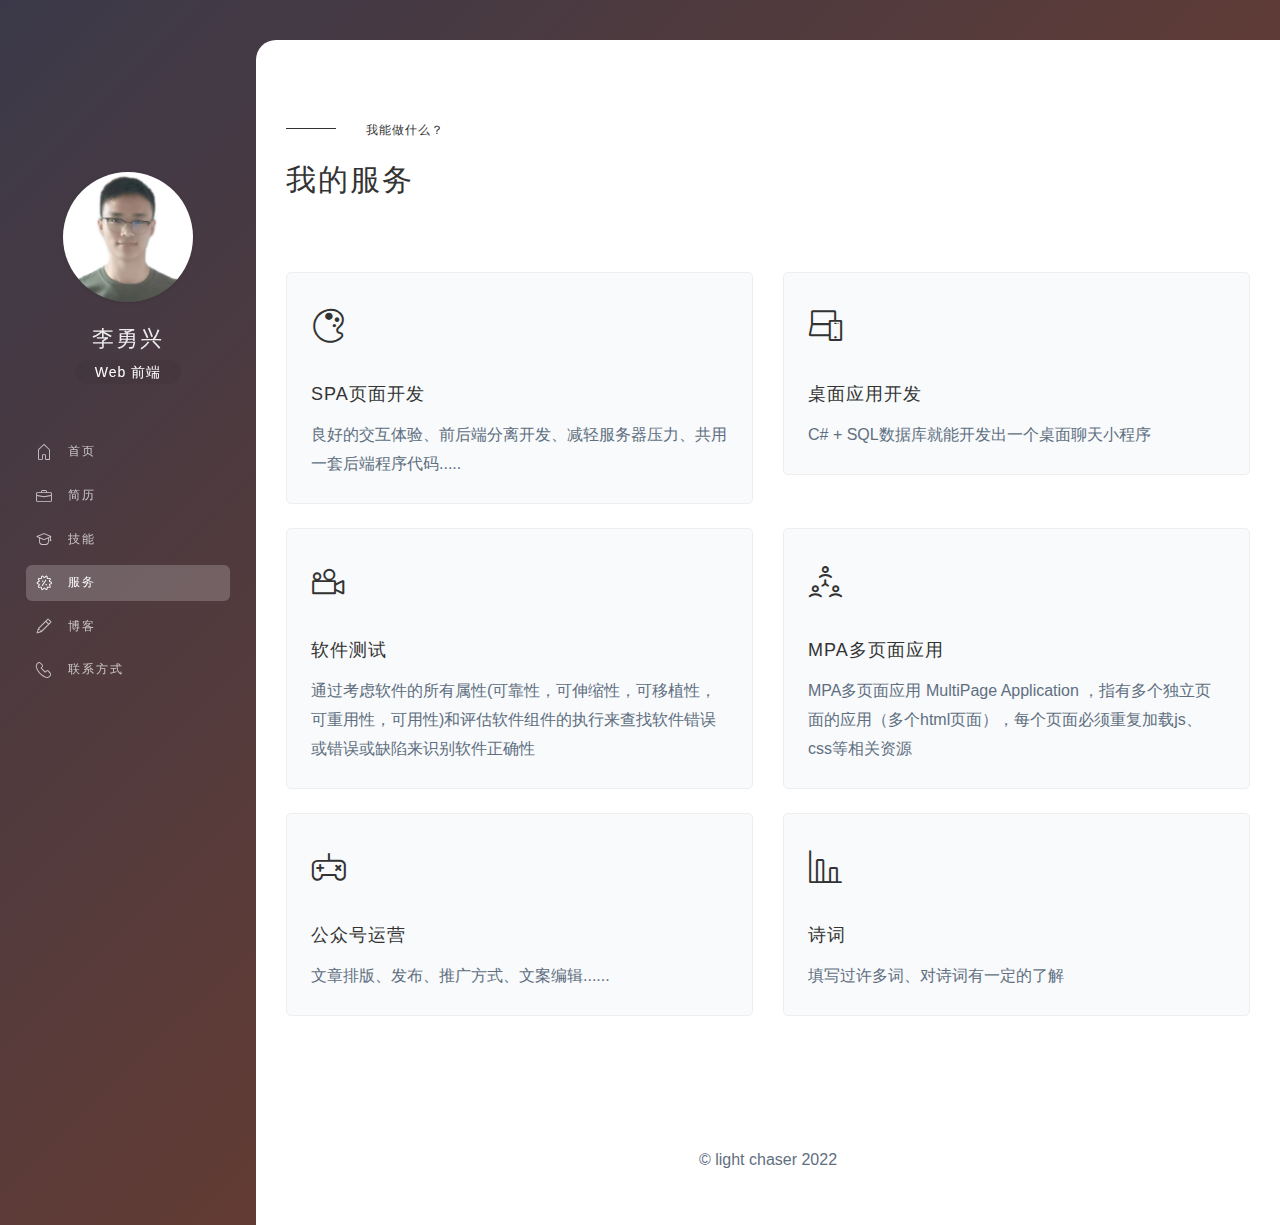
<file: services.html>
<!DOCTYPE html>
<html lang="en">

<head>
  <meta charset="UTF-8">
  <meta name="viewport" content="width=device-width, initial-scale=1">
  <link rel="icon" href="assets//images/favicon.ico">
  <title>追光</title>
  <meta name="description" content="light chaser" />
  <meta name="keywords"
    content="blog, business card, creative, creative portfolio, cv theme, online resume, personal, portfolio, professional cv, responsive portfolio, resume, resume theme, vcard" />
  <meta name="author" content="beingeorge" />
  <meta name="theme-color" content="#2a2d35">

  <!-- Vendor Css-->
  <link rel="stylesheet" href="assets/css/vendor.css" />
  <link rel="stylesheet" href="assets/css/LineIcons.min.css" />

  <!-- TamTemplate style Css -->
  <link href="assets/css/tam.css" rel="stylesheet">

  <!-- Custom style Css -->
  <!-- <link href="assets/css/custom.css" rel="stylesheet"> -->
</head>

<body data-spy="scroll" data-target=".navbar">

  <!-- START: Preloader -->
  <div id="preloader" class="preloader">
    <div class="spinner-grow text-dark" role="status">
      <span class="sr-only">Loading...</span>
    </div>
  </div>
  <!-- END: Preloader -->


  <!-- START: Aside -->
  <aside class="aside">
    <!-- START: NAVBAR -->

    <div class="nav-wrapper">

      <div class="navbar-toggler">
        <svg class="ham hamRotate ham1" viewBox="0 0 100 100" width="60">
          <path class="line top"
            d="m 30,33 h 40 c 0,0 9.044436,-0.654587 9.044436,-8.508902 0,-7.854315 -8.024349,-11.958003 -14.89975,-10.85914 -6.875401,1.098863 -13.637059,4.171617 -13.637059,16.368042 v 40" />
          <path class="line middle" d="m 30,50 h 40" />
          <path class="line bottom"
            d="m 30,67 h 40 c 12.796276,0 15.357889,-11.717785 15.357889,-26.851538 0,-15.133752 -4.786586,-27.274118 -16.667516,-27.274118 -11.88093,0 -18.499247,6.994427 -18.435284,17.125656 l 0.252538,40" />
        </svg>
      </div>

      <nav class="navbar text-center align-items-center justify-content-center">



        <div class="collapse navbar-collapse show" id="navbarCollapse">
          <div class="about-avatar mb-5">
            <a href="index.html">
              <img src="assets/images/about.jpg" alt="" class="img-fluid mx-auto d-block shadow-sm rounded-full">
            </a>

            <div class="about-avatar-details mt-4">
              <h1>李勇兴</h1>
              <p class="badge">Web 前端</p>
            </div>

          </div>
          <ul class="navbar-nav mx-auto">
            <li class="nav-item ">
              <a class="nav-link" href="index.html"><i class="lni-home"></i>首页</a>
            </li>
            <li class="nav-item">
              <a class="nav-link" href="resume.html"><i class="lni-briefcase"></i>简历</a>
            </li>
            <li class="nav-item">
              <a class="nav-link" href="work.html"><i class="lni-graduation"></i>技能</a>
            </li>
            <li class="nav-item active">
              <a class="nav-link" href="services.html"><i class="lni-offer"></i>服务</a>
            </li>
            <li class="nav-item">
              <a class="nav-link" href="blog.html"><i class="lni-pencil"></i></i>博客</a>
            </li>
            <li class="nav-item">
              <a class="nav-link" href="contact.html"><i class="lni-phone-handset"></i>联系方式</a>
            </li>
          </ul>
        </div>
      </nav>
    </div>
    <!-- END: NAVBAR -->
  </aside>
  <!-- START: Aside -->

  <div class="page-overlay">
    <span class="overlay-1"></span>
    <span class="overlay-2"></span>
  </div>

  <div class="page-wrapper">

    <!-- START: SERVICES -->
    <section class="section section-light section-services" id="services">
      <div class="container">
        <div class="section-head">
          <span>我能做什么？</span>
          <h2>我的服务</h2>
        </div>

        <div class="row mt-4">
          <div class="col-sm-6 col-lg-6">
            <div
              class="services-list b-box hover-state p-4 mt-4 wow fadeInUp"
              data-wow-duration="1.5s"
            >
              <div class="services-list-icon">
                <i class="lni-color-pallet"></i>
                <span>01</span>
              </div>
              <div class="mt-4">
                <h5 class="mb-0">SPA页面开发</h5>
                <p class="mt-3">
                  良好的交互体验、前后端分离开发、减轻服务器压力、共用一套后端程序代码.....
                </p>
              </div>
            </div>
          </div>
          <div class="col-sm-6 col-lg-6">
            <div
              class="services-list b-box hover-state p-4 mt-4 wow fadeInUp"
              data-wow-duration="1.5s"
              data-wow-delay=".2s"
            >
              <div class="services-list-icon">
                <i class="lni-laptop-phone"></i>
                <span>02</span>
              </div>
              <div class="mt-4">
                <h5 class="mb-0">桌面应用开发</h5>
                <p class="mt-3">
                  C# + SQL数据库就能开发出一个桌面聊天小程序
                </p>
              </div>
            </div>
          </div>
          <div class="col-sm-6 col-lg-6">
            <div
              class="services-list b-box hover-state p-4 mt-4 wow fadeInUp"
              data-wow-duration="1.5s"
              data-wow-delay=".3s"
            >
              <div class="services-list-icon">
                <i class="lni-video"></i>
                <span>03</span>
              </div>
              <div class="mt-4">
                <h5 class="mb-0">软件测试</h5>
                <p class="mt-3">
                  通过考虑软件的所有属性(可靠性，可伸缩性，可移植性，可重用性，可用性)和评估软件组件的执行来查找软件错误或错误或缺陷来识别软件正确性
                </p>
              </div>
            </div>
          </div>
          <div class="col-sm-6 col-lg-6">
            <div
              class="services-list b-box hover-state p-4 mt-4 wow fadeInUp"
              data-wow-duration="1.5s"
              data-wow-delay=".4s"
            >
              <div class="services-list-icon">
                <i class="lni-network"></i>
                <span>04</span>
              </div>
              <div class="mt-4">
                <h5 class="mb-0">MPA多页面应用</h5>
                <p class="mt-3">
                  MPA多页面应用 MultiPage Application ，指有多个独立页面的应用（多个html页面），每个页面必须重复加载js、css等相关资源
                </p>
              </div>
            </div>
          </div>
          <div class="col-sm-6 col-lg-6">
            <div
              class="services-list b-box hover-state p-4 mt-4 wow fadeInUp"
              data-wow-duration="1.5s"
              data-wow-delay=".5s"
            >
              <div class="services-list-icon">
                <i class="lni-game"></i>
                <span>05</span>
              </div>
              <div class="mt-4">
                <h5 class="mb-0">公众号运营</h5>
                <p class="mt-3">
                  文章排版、发布、推广方式、文案编辑......
                </p>
              </div>
            </div>
          </div>
          <div class="col-sm-6 col-lg-6">
            <div
              class="services-list b-box hover-state p-4 mt-4 wow fadeInUp"
              data-wow-duration="1.5s"
              data-wow-delay=".6s"
            >
              <div class="services-list-icon">
                <i class="lni-bar-chart"></i>
                <span>06</span>
              </div>
              <div class="mt-4">
                <h5 class="mb-0">诗词</h5>
                <p class="mt-3">
                  填写过许多词、对诗词有一定的了解
                </p>
              </div>
            </div>
          </div>
        </div>
      </div>
    </section>
    <!-- END: SERVICES -->

    <!-- START: PRICING -->
    <!-- <section class="section section-dark section-pricing" id="services">
      <div class="container">
        <div class="section-head">
          <span>WHAT I DO</span>
          <h2>My Services</h2>
        </div>

        <div class="row mt-5 py-5">
          <div class="col-md-4">
            <div class="price-box b-box">
              <div class="price-box-head p-4">
                <h6 class="badge">Basic</h6>
                <div class="bold price-price">
                  <sup>$</sup>
                  <span>29</span>
                </div>
              </div>
              <hr>
              <ul class="price-features">
                <li>Community Support</li>
                <li>200+ Pages</li>
                <li>10 Header variations</li>
                <li>24/7 Free Support</li>
                <li><i class="fas fa-times"></i></li>
                <li><i class="fas fa-times"></i></li>
              </ul>
              <hr>
              <div class="text-center p-3">
                <button class="btn btn-small shadow-none">Start</button>
              </div>
            </div>
          </div>
          <div class="col-md-4">
            <div class="price-box b-box featured">
              <div class="price-box-head p-4">
                <h6 class="badge">Enterprice</h6>
                <div class="bold price-price">
                  <sup>$</sup>
                  <span>399</span>
                </div>
              </div>
              <hr>
              <ul class="price-features">
                <li>Community Support</li>
                <li>200+ Pages</li>
                <li>10 Header variations</li>
                <li>24/7 Free Support</li>
                <li>Priority Support</li>
                <li>20+ home page options</li>
              </ul>
              <hr>
              <div class="text-center p-3">
                <button class="btn btn-small shadow-none">Start</button>
              </div>
            </div>
          </div>
          <div class="col-md-4">
            <div class="price-box b-box">
              <div class="price-box-head p-4">
                <h6 class="badge">Company</h6>
                <div class="bold price-price">
                  <sup>$</sup>
                  <span>299</span>
                </div>
              </div>
              <hr>
              <ul class="price-features">
                <li>Community Support</li>
                <li>200+ Pages</li>
                <li>10 Header variations</li>
                <li>24/7 Free Support</li>
                <li><i class="fas fa-times"></i></li>
                <li><i class="fas fa-times"></i></li>
              </ul>
              <hr>
              <div class="text-center p-3">
                <button class="btn btn-small shadow-none">Start</button>
              </div>
            </div>
          </div>
        </div>
      </div>
    </section> -->
    <!-- END: PRICING -->

    <!--START: FOOTER-->
    <footer class="footer section section-light">
      <div class="container">
        <p class="copyright text-center mb-0">&copy; light chaser 2022 <a href="#"></a></p>
      </div>
    </footer>
    <!--END: FOOTER-->
  </div>
  <!-- JAVASCRIPTS -->
  <script src="assets/js/vendor.js"></script>
  <!-- Custom Js -->
  <script src="assets/js/custom.js"></script>
</body>

</html>
</file>
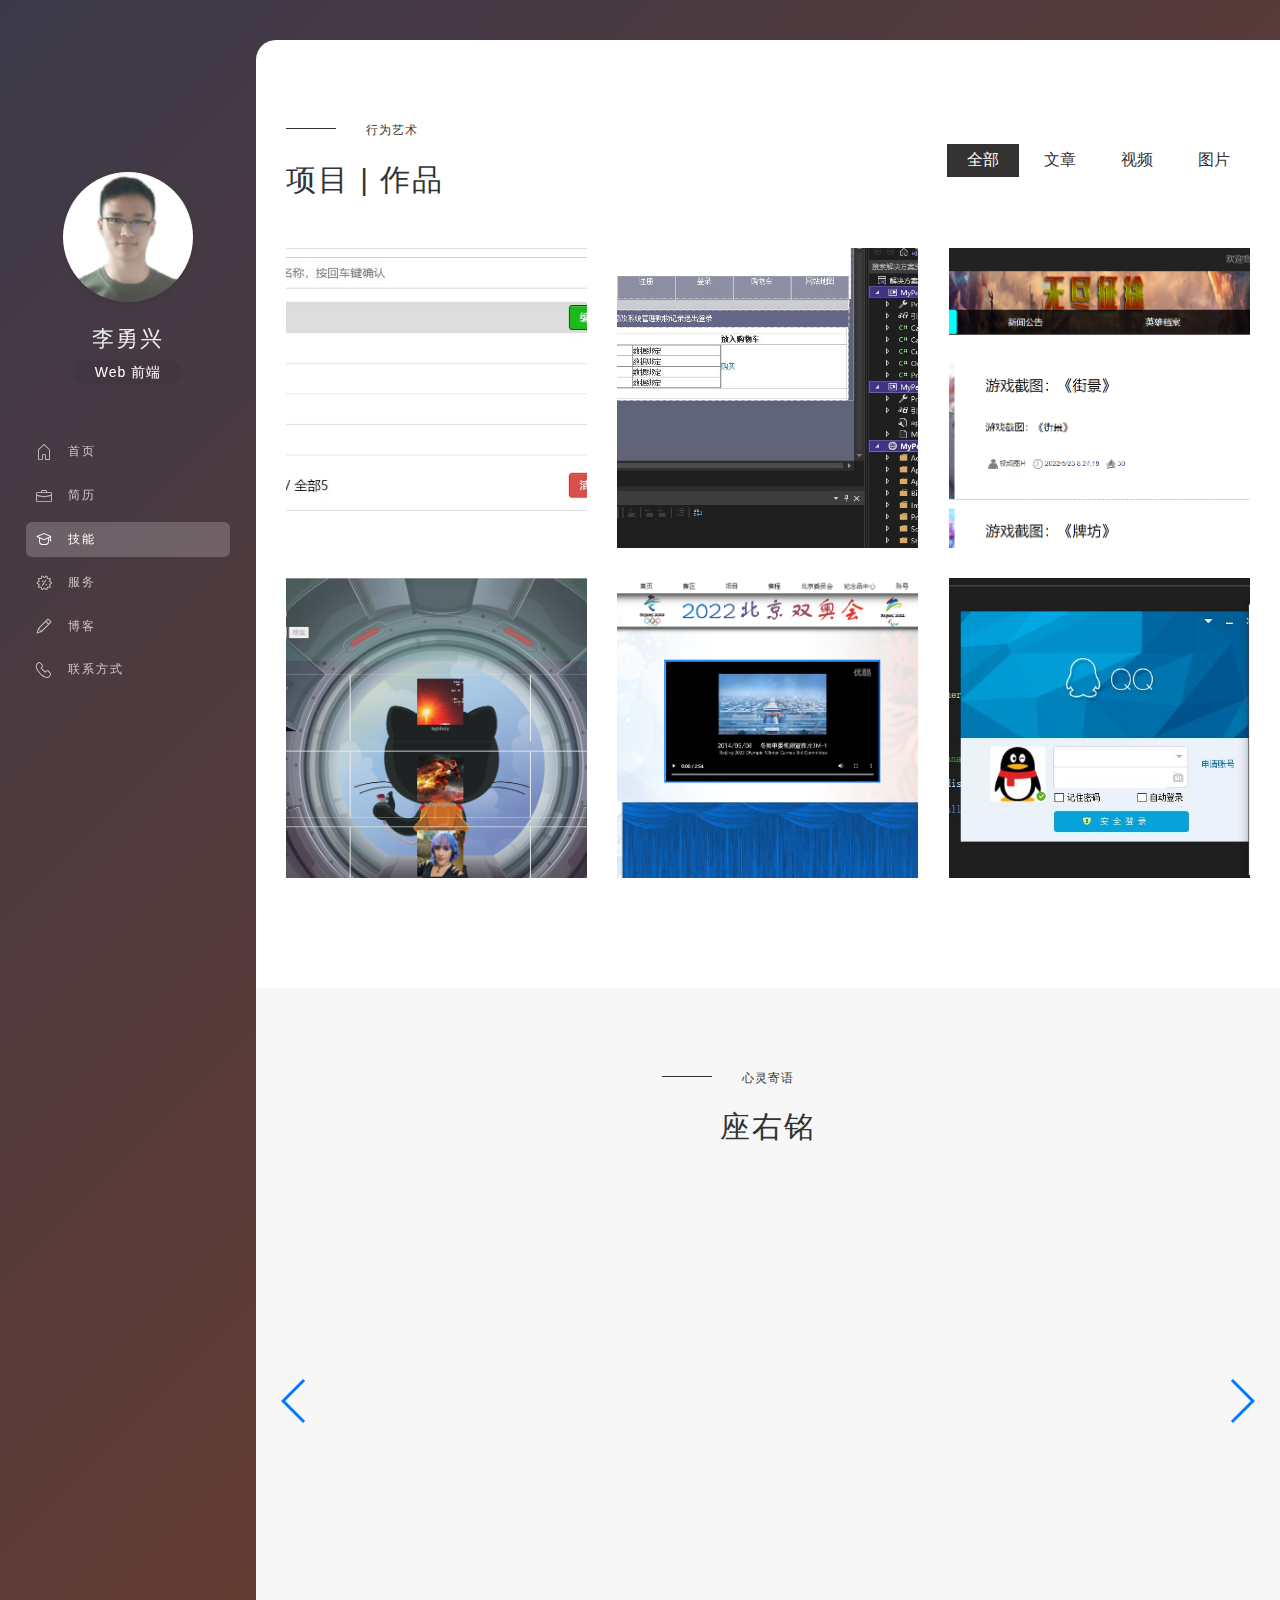
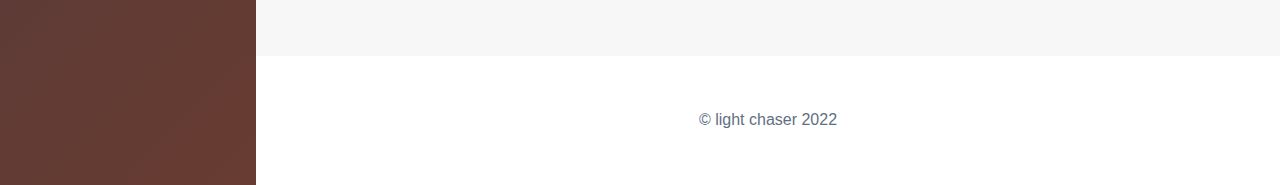
<file: work.html>
<!DOCTYPE html>
<html lang="en">

<head>
  <meta charset="UTF-8">
  <meta name="viewport" content="width=device-width, initial-scale=1">
  <link rel="icon" href="assets/images/favicon.ico">
  <title>追光</title>
  <meta name="description" content="light chaser" />
  <meta name="keywords"
    content="blog, business card, creative, creative portfolio, cv theme, online resume, personal, portfolio, professional cv, responsive portfolio, resume, resume theme, vcard" />
  <meta name="author" content="beingeorge" />
  <meta name="theme-color" content="#2a2d35">

  <!-- Vendor Css-->
  <link rel="stylesheet" href="assets/css/vendor.css" />
  <link rel="stylesheet" href="assets/css/LineIcons.min.css" />

  <!-- TamTemplate style Css -->
  <link href="assets/css/tam.css" rel="stylesheet">

  <!-- Custom style Css -->
  <!-- <link href="assets/css/custom.css" rel="stylesheet"> -->
</head>

<body data-spy="scroll" data-target=".navbar">

  <!-- START: Preloader -->
  <div id="preloader" class="preloader">
    <div class="spinner-grow text-dark" role="status">
      <span class="sr-only">Loading...</span>
    </div>
  </div>
  <!-- END: Preloader -->


  <!-- START: Aside -->
  <aside class="aside">
    <!-- START: NAVBAR -->

    <div class="nav-wrapper">

      <div class="navbar-toggler">
        <svg class="ham hamRotate ham1" viewBox="0 0 100 100" width="60">
          <path class="line top"
            d="m 30,33 h 40 c 0,0 9.044436,-0.654587 9.044436,-8.508902 0,-7.854315 -8.024349,-11.958003 -14.89975,-10.85914 -6.875401,1.098863 -13.637059,4.171617 -13.637059,16.368042 v 40" />
          <path class="line middle" d="m 30,50 h 40" />
          <path class="line bottom"
            d="m 30,67 h 40 c 12.796276,0 15.357889,-11.717785 15.357889,-26.851538 0,-15.133752 -4.786586,-27.274118 -16.667516,-27.274118 -11.88093,0 -18.499247,6.994427 -18.435284,17.125656 l 0.252538,40" />
        </svg>
      </div>

      <nav class="navbar text-center align-items-center justify-content-center">



        <div class="collapse navbar-collapse show" id="navbarCollapse">
          <div class="about-avatar mb-5">
            <a href="index.html">
              <img src="assets/images/about.jpg" alt="" class="img-fluid mx-auto d-block shadow-sm rounded-full">
            </a>

            <div class="about-avatar-details mt-4">
              <h1>李勇兴</h1>
              <p class="badge">Web 前端</p>
            </div>

          </div>
          <ul class="navbar-nav mx-auto">
            <li class="nav-item ">
              <a class="nav-link" href="index.html"><i class="lni-home"></i>首页</a>
            </li>
            <li class="nav-item">
              <a class="nav-link" href="resume.html"><i class="lni-briefcase"></i>简历</a>
            </li>
            <li class="nav-item active">
              <a class="nav-link" href="work.html"><i class="lni-graduation"></i>技能</a>
            </li>
            <li class="nav-item">
              <a class="nav-link" href="services.html"><i class="lni-offer"></i>服务</a>
            </li>
            <li class="nav-item">
              <a class="nav-link" href="blog.html"><i class="lni-pencil"></i></i>博客</a>
            </li>
            <li class="nav-item">
              <a class="nav-link" href="contact.html"><i class="lni-phone-handset"></i>联系方式</a>
            </li>
          </ul>
        </div>
      </nav>
    </div>
    <!-- END: NAVBAR -->
  </aside>
  <!-- START: Aside -->

  <div class="page-overlay">
    <span class="overlay-1"></span>
    <span class="overlay-2"></span>
  </div>

  <div class="page-wrapper">


    <section class="section section-light">
      <div class="container">
        <div class="row">
          <div class="col-6 col-md-4">
            <div class="section-head">
              <span>行为艺术</span>
              <h2>项目 | 作品</h2>
            </div>
          </div>
          <div class="col-md-8">
            <ul id="filter" class="filter mt-4">
              <li class="active" data-group="all">全部</li>
              <li data-group="slideshow">文章</li>
              <li data-group="video">视频</li>
              <li data-group="image">图片</li>
            </ul>
          </div>
        </div>

        <ul class="list-items-container row">

          <li class="col-6 col-md-4 list-item" data-groups="all slideshow">
            <figure>
              <img src="assets/images/p4-4.jpg" alt="p1">
              <figcaption>
                <a href="assets/images/p4-4.jpg" class="simple-ajax-popup"></a>
                <div class="caption-inner">
                  <h3 class="portfolio-item-title">Todo List 小案例</h3>
                  <div class="portfolio-item-desc">文章</div>
                </div>
              </figcaption>
            </figure>
          </li>

          <li class="col-6 col-md-4 list-item" data-groups="all video">
            <figure>
              <img src="assets/images/p5-5.jpg" alt="p2">
              <figcaption>
                <a href="assets/images/p5-5.jpg" class="simple-ajax-popup"></a>
                <div class="caption-inner">
                  <h3 class="portfolio-item-title">MyPetShop</h3>
                  <div class="portfolio-item-desc">视频</div>
                </div>
              </figcaption>
            </figure>
          </li>

          <li class="col-6 col-md-4 list-item" data-groups="all image">
            <figure>
              <img src="assets/images/p3-3.jpg" alt="p3">
              <figcaption>
                <a href="assets/images/p3-3.jpg" class="simple-ajax-popup"></a>
                <div class="caption-inner">
                  <h3 class="portfolio-item-title">无尽征途网页</h3>
                  <div class="portfolio-item-desc">图片</div>
                </div>
              </figcaption>
            </figure>
          </li>

          <li class="col-6 col-md-4 list-item" data-groups="all slideshow">
            <figure>
              <img src="assets/images/p1-1.jpg" alt="p4">
              <figcaption>
                <a href="assets/images/p1-1.jpg" class="simple-ajax-popup"></a>
                <div class="caption-inner">
                  <h3 class="portfolio-item-title">gitHub搜索小案例</h3>
                  <div class="portfolio-item-desc">文章</div>
                </div>
              </figcaption>
            </figure>
          </li>

          <li class="col-6 col-md-4 list-item" data-groups="all video">
            <figure>
              <img src="assets/images/p2-2.jpg" alt="p5">
              <figcaption>
                <a href="assets/images/p2-2.jpg" class="simple-ajax-popup"></a>
                <div class="caption-inner">
                  <h3 class="portfolio-item-title">北京双奥运会</h3>
                  <div class="portfolio-item-desc">视频</div>
                </div>
              </figcaption>
            </figure>
          </li>

          <li class="col-6 col-md-4 list-item" data-groups="all image">
            <figure>
              <img src="assets/images/p6-6.jpg" alt="p6">
              <figcaption>
                <a href="assets/images/p6-6.jpg" class="simple-ajax-popup"></a>
                <div class="caption-inner">
                  <h3 class="portfolio-item-title">Q友桌面应用程序</h3>
                  <div class="portfolio-item-desc">图片</div>
                </div>
              </figcaption>
            </figure>
          </li>
        </ul><!-- .projects-container -->
      </div>
    </section>

    <!-- START: TESTIMONY -->
    <section class="section section-dark section-testimony" id="testimony">
      <div class="container">
        <div class="section-head text-center">
          <span>心灵寄语</span>
          <h2>座右铭</h2>
        </div>
        <div class="row">
          <div class="col-lg-12">
            <div class="swiper-container swiper-testimony wow fadeInUp" data-wow-duration="1.5s">
              <div class="swiper-wrapper">
                <div class="swiper-slide single-testimonials ">
                  <div class="single-testimonials-in mx-auto text-center">
                    <div class="single-testimonials-head p-5">
                      <p>"世界上最幸福的事之一，莫过于经过一番努力后，所有东西正慢慢变成你想要的样子，有努力就有远方。"</p>
                    </div>
                    <div class="single-testimonials-foot mx-auto mt-4">
                      <img src="assets/images/avatar1.jpg" alt="" class="mx-auto b-box">
                      <h4 class="mt-3 font-weight-bold">Light Chaser</h4>
                      <span class="mt-1 d-block">Web 前端</span>
                    </div>
                  </div>
                </div>

                <div class="swiper-slide single-testimonials ">
                  <div class="single-testimonials-in mx-auto text-center">
                    <div class="single-testimonials-head p-5">
                      <p>"人生若没有高度、看到的都是问题…若没有格局、看到的都是鸡毛蒜皮…不要在意眼前的苟且、还有未来的诗与远方。"</p>
                    </div>
                    <div class="single-testimonials-foot mx-auto mt-4">
                      <img src="assets/images/avatar1.jpg" alt="" class="mx-auto b-box">
                      <h4 class="mt-3 font-weight-bold">Light Chaser</h4>
                      <span class="mt-1 d-block">Web 前端</span>
                    </div>
                  </div>
                </div>

                <div class="swiper-slide single-testimonials ">
                  <div class="single-testimonials-in mx-auto text-center">
                    <div class="single-testimonials-head p-5">
                      <p>"倦色风雅清兰幽、幽兰清雅风色倦。 香魂冷影舞、舞影冷魂香。 何以箫声默、默声箫以何？ 多情深许几、几许深情多。"</p>
                    </div>
                    <div class="single-testimonials-foot mx-auto mt-4">
                      <img src="assets/images/avatar1.jpg" alt="" class="mx-auto b-box">
                      <h4 class="mt-3 font-weight-bold">Light Chaser</h4>
                      <span class="mt-1 d-block">Web 前端</span>
                    </div>
                  </div>
                </div>

                <div class="swiper-slide single-testimonials ">
                  <div class="single-testimonials-in mx-auto text-center">
                    <div class="single-testimonials-head p-5">
                      <p>"人生再糟、也应该乐观起来。这世界有朝夕与四季、还有诗与远方！"</p>
                    </div>
                    <div class="single-testimonials-foot mx-auto mt-4">
                      <img src="assets/images/avatar1.jpg" alt="" class="mx-auto b-box">
                      <h4 class="mt-3 font-weight-bold">Light Chaser</h4>
                      <span class="mt-1 d-block">Web 前端</span>
                    </div>
                  </div>
                </div>

                <div class="swiper-slide single-testimonials ">
                  <div class="single-testimonials-in mx-auto text-center">
                    <div class="single-testimonials-head p-5">
                      <p>"追着光修行的人。如心跳的律动一样，像一座不停旋转的钟。伴着时间永不停歇，似于都忘记了累或不累。"</p>
                    </div>
                    <div class="single-testimonials-foot mx-auto mt-4">
                      <img src="assets/images/avatar1.jpg" alt="" class="mx-auto b-box">
                      <h4 class="mt-3 font-weight-bold">Light Chaser</h4>
                      <span class="mt-1 d-block">Web 前端</span>
                    </div>
                  </div>
                </div>

              </div>
              <div class="swiper-pagination"></div>
            </div>

            <div class="testimony-nav">
              <a href="#" class="swiper-button-next"></a>
              <a href="#" class="swiper-button-prev"></a>
            </div>

          </div>
        </div>
      </div>
    </section>
    <!-- END: TESTIMONY -->

    <!--START: FOOTER-->
    <footer class="footer section section-light">
      <div class="container">
        <p class="copyright text-center mb-0">&copy; light chaser 2022 <a href="#"></a></p>
      </div>
    </footer>
    <!--END: FOOTER-->
  </div>


  <!-- JAVASCRIPTS -->

  <script src="assets/js/vendor.js"></script>

  <script src="assets/js/imagesloaded.pkgd.js"></script>
  <script src="assets/js/jquery.shuffle.min.js"></script>
  <script src="assets/js/custom-shuffle-init.js"></script>

  <!-- Custom Js -->
  <script src="assets/js/custom.js"></script>

</body>

</html>
</file>
<file: assets/css/tam.css>
/*-----------------
* [Master Stylesheet]
*
* Theme    : Tam - Creative Portfolio Template
* Version  : 1.0
* Author   : beingeorge
* Support  : hello@beingeorge.com
* 
------------------*/


/*-----------------
  [ALL CONTENTS]

1. Reset.css
2. General 
3. Helper Classes 
4. Preloader
5. Header
6. About
7. Portfolio
8. Services
9. Freelance
10. Resume
11. Testimony
12. Blog
13. Contact
14. Footer 
15. All Media Queries

------------------*/


/* @import url('https://fonts.googleapis.com/css?family=Open+Sans|Roboto+Condensed:300,400,700&display=swap'); */


/* ---------------------------------------------- /*
* 1. Reset.css
/* ---------------------------------------------- /*

/* http://meyerweb.com/eric/tools/css/reset/
v2.0 | 20110126
License: none (public domain)
*/

html, body, div, span, applet, object, iframe,
h1, h2, h3, h4, h5, h6, p, blockquote, pre,
a, abbr, acronym, address, big, cite, code,
del, dfn, em, img, ins, kbd, q, s, samp,
small, strike, strong, sub, sup, tt, var,
b, u, i, center,
dl, dt, dd, ol, ul, li,
fieldset, form, label, legend,
table, caption, tbody, tfoot, thead, tr, th, td,
article, aside, canvas, details, embed,
figure, figcaption, footer, header, hgroup,
menu, nav, output, ruby, section, summary,
time, mark, audio, video {
    margin: 0;
    padding: 0;
    border: 0;
    font-size: 100%;
    vertical-align: baseline;
}
/* HTML5 display-role reset for older browsers */
article, aside, details, figcaption, figure,
footer, header, hgroup, menu, nav, section {
    display: block;
}
body {
    font: 400 16px/1.8 'Roboto Condensed', sans-serif;
    color: #333;
    overflow-x: hidden;
}

ol, ul {
    list-style: none;
}
blockquote, q {
    quotes: none;
}
blockquote:before, blockquote:after,
q:before, q:after {
    content: '';
    content: none;
}
table {
    border-collapse: collapse;
    border-spacing: 0;
}


/* ---------------------------------------------- /*
* 2. General
/* ---------------------------------------------- */


body {
    overflow-x: hidden;
    background: #50a3a2;
    background: linear-gradient(135deg, rgba(17, 17, 17, 0.767) 0%, rgb(201, 45, 45) 100%);
    background: linear-gradient(135deg, rgb(59, 57, 73) 0%, rgb(126, 61, 37) 100%);
}

::selection {
    background: rgba(68, 210, 235, 0.3);
}

::-moz-selection {
    background: rgba(60, 62, 66, 0.3);
}

*, *:after, *:before {
    -webkit-box-sizing: border-box;
    -moz-box-sizing: border-box;
    box-sizing: border-box;
}

::-webkit-scrollbar {
    display: none;
}

a, .ease-3 {
    -webkit-transition: all 0.3s ease-in-out 0s;
       -moz-transition: all 0.3s ease-in-out 0s;
        -ms-transition: all 0.3s ease-in-out 0s;
         -o-transition: all 0.3s ease-in-out 0s;
            transition: all 0.3s ease-in-out 0s;
}

a:link, 
a:visited, 
a:hover, 
a:active {
    text-decoration: none;
}

p {
    color: #5F6F81;
    font-weight: 300;
}

h1, h2, h3, h4, h5, h6 {
    font-family: 'Roboto Condensed', sans-serif;
    letter-spacing: 2px;
    color: #333;
    font-weight: 700;
}

h1 {
    font-size: 40px;
}

h2 {
    font-size: 36px;
    margin: 0 0 30px;
}

h3 {
    font-size: 24px;
    letter-spacing: 1px;
    margin: 0 0 5px;
}

h4 {
    font-size: 20px;
    letter-spacing: 1px;
}

h5 {
    font-size: 16px;
    letter-spacing: 1px;
    font-weight: 400;
}

h6 {
    font-size: 14px;
    letter-spacing: 1px;
    font-weight: 400;
}

img {
    max-width: 100%;
    vertical-align: middle;
}

textarea {
    height: 100px;
    resize: none;
}

b, strong {
    font-weight: 500;
}

/* ---------------------------------------------- 
* 3. Helper Classes 
/* ---------------------------------------------- */

.section {
    padding: 80px 0;
    position: relative;
    background-color: #fff;
}

.section .container {
    padding: 0 30px;
}

.text-custom{
    color: #30b6e4!important
}

.h-100vh{
    height: 100vh;
}

.btn {
    padding: 12px 40px;
    font-size: 14px;
    font-weight: 400;
    transition: all 0.5s;
    letter-spacing: 2px;
    color: #fff;
    box-shadow: none;
    text-transform: uppercase;
    outline: none !important;
    background-color: #333;
    border-radius: 0px;
    min-width: 140px;
}

.btn:hover {
    color: #fff;
    box-shadow: 0px 10px 40px 0px rgba(0,0,0,0.2);
}

.btn-small {
    padding: 7px 10px;
    font-size: 12px;
}

.rounded-full {
    border-radius: 50%;
}

.page-content-wrap {
    margin-left: 50%;
    width: 50%;
    background: #F8FAFB;
}

.b-box {
    background: #fff;
    border-radius: 5px;
    overflow: hidden;
    border: 1px solid #eee;
    -webkit-transition: all 0.3s ease-in-out 0s;
       -moz-transition: all 0.3s ease-in-out 0s;
        -ms-transition: all 0.3s ease-in-out 0s;
         -o-transition: all 0.3s ease-in-out 0s;
            transition: all 0.3s ease-in-out 0s;
    /*box-shadow: 0px 4px 8px rgba(134, 151, 168, 0.1);*/
}

.hover-state:hover {
    transform: translateY(-5px);
    box-shadow: 0px 4px 8px rgba(134, 151, 168, 0.1);  
}

.aside-banner {
    position: fixed;
    top: 0;
    left: 0;
    right: 0;
    width: 50%;
    height: 100%;
    background: #fbd0a1;
}

.aside-open .aside {
    left: 0;
}

.section-head {
    position: relative;
    margin-bottom: 50px;
}

.section-head h2 {
    font-size: 30px;
    z-index: 1;
    text-transform: uppercase;
    display: block;
    width: 100%;
    font-weight: 500;
}

.section-head span {
    padding-bottom: 20px;
    display: block;
    font-size: 12px;
    text-transform: uppercase;
    letter-spacing: 1px;
    position: relative;
    padding-left: 80px;
    display: block;
}

.section-head span:before {
    content: "";
    position: absolute;
    left: 0;
    top: 8px;
    width: 50px;
    height: 1px;
    background: #333;
}

.section-head span:after {
    content: "";
    position: absolute;
    left: 50px;
    height: 5px;width: 5px;
    /* background: #333; */
    top: 6px;
    border-radius: 50%;
}

.section-head.text-center {
    display: flex;
    flex-wrap: wrap;
    justify-content: center;
}

.section-head.text-center span {
    margin-left: -80px;
}

.section-light {
    background: #fff;
}

.section-dark {
    background: #f7f7f7;
}

.section-light .b-box {
    background: #F8FAFB;
}

.section-dark .b-box {
    background: #fff;
}

.section-subHead {
    font-size: 20px;
    font-weight: 500;
    margin: 0px 0 20px;
}

.badge-dark {
    background: #fa1f55;
    background: -moz-linear-gradient(45deg, #fa1f55 0%, #fd735a 100%);
    background: -webkit-gradient(left bottom, right top, color-stop(0%, #fa1f55), color-stop(100%, #fd735a));
    background: -webkit-linear-gradient(45deg, #fa1f55 0%, #fd735a 100%);
    background: -o-linear-gradient(45deg, #fa1f55 0%, #fd735a 100%);
    background: -ms-linear-gradient(45deg, #fa1f55 0%, #fd735a 100%);
    background: linear-gradient(45deg, #fa1f55 0%, #fd735a 100%);
    filter: progid:DXImageTransform.Microsoft.gradient( startColorstr='#fa1f55', endColorstr='#fd735a', GradientType=1 );
}


/* ---------------------------------------------- 
* 4. Preloader
/* ---------------------------------------------- */

.preloader {
    position: fixed;
    left: 0;
    right: 0;
    top: 0;
    bottom: 0;
    height: 100%;
    width: 100%;
    background-color: #fff;
    display: flex;
    justify-content: center;
    align-items: center;
    z-index: 9999;
    -webkit-transition: all 0.3s ease-in-out 0s;
    -moz-transition: all 0.3s ease-in-out 0s;
    -ms-transition: all 0.3s ease-in-out 0s;
    -o-transition: all 0.3s ease-in-out 0s;
    transition: all 0.3s ease-in-out 0s;
}

.preloader.loaded {
    opacity: 0;
    visibility: hidden;
}

/* ---------------------------------------------- 
* 5. Header
/* ---------------------------------------------- */

.ham {
    cursor: pointer;
    -webkit-tap-highlight-color: transparent;
    transition: transform 400ms;
    -moz-user-select: none;
    -webkit-user-select: none;
    -ms-user-select: none;
    user-select: none;
}
.hamRotate.active {
    transform: rotate(45deg);
}
.hamRotate180.active {
    transform: rotate(180deg);
}
.line {
    fill:none;
    transition: stroke-dasharray 400ms, stroke-dashoffset 400ms;
    stroke:#000;
    stroke-width:3.5;
    stroke-linecap:round;
}
.ham1 .top {
    stroke-dasharray: 40 139;
}
.ham1 .bottom {
    stroke-dasharray: 40 180;
}
.ham1.active .top {
    stroke-dashoffset: -98px;
}
.ham1.active .bottom {
    stroke-dashoffset: -138px;
}

.nav-wrapper .navbar-toggler {
    position: fixed;
    left: 0;
    z-index: 20;
    top: 0;
    padding: 0;
    display: none;
}

.nav-wrapper .navbar {
    /* background: #2a2d35; */
    transition: all 750ms cubic-bezier(0.8, 0, 0.55, 0.94);
    padding-bottom: 40px;
}

.nav-wrapper .navbar.active {
    transform: translate3d(0%, 0, 0);
}

.nav-wrapper .navbar-nav {
    display: block;
}

.navbar {
    height: 100%;
}

.navbar-nav .nav-link {
    font-size: 12px;
    letter-spacing: 2px;
    position: relative;
    display: inline-block;
    color: rgba(255, 255, 255, .7);
    text-transform: uppercase;
    padding-left: 10px;
    opacity: 1;
    padding-right: 5px;
    display: block;
    margin-bottom: 8px;
    text-align: left;
    border-radius: 6px;
    padding: 7px 10px;
    vertical-align: middle;
    display: flex;
    align-items: center;
}

.navbar-nav .nav-link:after {
    position: absolute;
    content: "";
    left: 0;
    right: 0;
    width: 100%;
    height: 0;
    background: #fbd0a1;
    bottom: 20px;
    z-index: -1;
    opacity: 0;
    visibility: hidden;
    -webkit-transition: all 0.3s ease-in-out 0s;
    -moz-transition: all 0.3s ease-in-out 0s;
    -ms-transition: all 0.3s ease-in-out 0s;
    -o-transition: all 0.3s ease-in-out 0s;
    transition: all 0.3s ease-in-out 0s;
}

.navbar-nav .nav-link.active {
    opacity: 1;
}

.navbar-nav .nav-link i {
    margin-right: 15px;
    font-size: 16px;
    width: 17px;
}

.navbar-nav .nav-link:hover, .navbar-nav .active .nav-link {
    color: #fff;
    background: rgba(255,255,255,.2);
}

.aside {
    float: left;
    position: fixed;
    top: 0;
    left: 0;
    height: 100vh;
    bottom: 0;
    width: 20%;
    z-index: 999;
    -webkit-transition: all 0.3s ease-in-out 0s;
    -moz-transition: all 0.3s ease-in-out 0s;
    -ms-transition: all 0.3s ease-in-out 0s;
    -o-transition: all 0.3s ease-in-out 0s;
    transition: all 0.3s ease-in-out 0s;
    padding: 0 10px;
    max-width: 300px;
}

.page-wrapper {
    width: 80%;
    float: left;
    margin-left: 20%;
    overflow: hidden;
    margin-top: 40px;
    border-radius: 20px 0 0 0px;
    /*box-shadow: -10px 0px 50px 0px rgba(0,0,0,0.1);*/
    -webkit-transition: all 0.3s ease-in-out 0s;
    -moz-transition: all 0.3s ease-in-out 0s;
    -ms-transition: all 0.3s ease-in-out 0s;
    -o-transition: all 0.3s ease-in-out 0s;
    transition: all 0.3s ease-in-out 0s;
}

.page-overlay {
    display: none;
}

.page-overlay .overlay-1,
.page-overlay .overlay-2 {
    content: "";
    position: fixed;
    background: #fff;
    width: 100%;
    height: 100%;
    border-radius: 20px;
    z-index: 0;
}

.page-overlay .overlay-1 {
    top: 80px;
    left: 320px;
    opacity: 0.3;
}

.page-overlay .overlay-2 {
    top: 130px;
    left: 290px;
    opacity: 0.2;
}

.page-wrapper-in {
    overflow: auto;
    height: 100%;
    overflow: auto;
}

.nav-wrapper {
    height: 100%;
}

.aside-footer {
    position: absolute;
    left: 0;
    right: 0;
    bottom: 0;
}

.aside-footer ul {
    padding: 25px;
}

.aside-footer a {
    color: #fff;
    height: 30px;
    width: 30px;
    display: block;
}

/* ---------------------------------------------- 
* 6. Home
/* ---------------------------------------------- */

.section-home {
    height: 100vh;
    position: relative;
    background-image: url("../images/banner1.jpg");
    background-size: cover;
    background-position: center;
}

.glass {
    position: absolute;
    z-index: 41;
    left: 0;
    right: 0;
    width: 100%;
    height: 100%;
    overflow: hidden;
    font-size: 12vh;
    text-align: center;
    color: #fff;
    display: flex;
    justify-content: center;
    align-items: center;
    font-weight: 100;
    letter-spacing: 16px;
    text-transform: uppercase;
}

.glass:after {
    content: "";
    height: 100%;
    width: 100%;
    display: flex;
    justify-content: center;
    align-items: center;
    position: absolute;
    z-index: -1;
    background-color: #000;
    opacity: 0.1;
}

.section-home img {
    position: absolute;
    left: 0;
    right: 0;
    height: 100%;
    width: 100%;
    object-fit: cover;
}

.swiper-home {
    position: absolute;
    left: 0;
    right: 0;
    position: absolute;
    height: 100%;
    padding-top: 0 !important;
}

.swiper-home .swiper-slide {
    background-size: cover;
}

.home-pagination {
    position: absolute !important;
    left: 0;
    right: 0;
    bottom: 10px;
    z-index: 55
}

.home-pagination .swiper-pagination-bullet {
    margin: 0 7px;
    width: 50px;
    height: 3px;
    border-radius: 1px;
    background: #fff;
    transition: 1s;
}

.swiper-home .swiper-slide {
    transition-duration: 1s;
}

.section-home #particles-js {
    position: absolute;
    left: 0;
    right: 0;
    height: 100%;
    z-index: 57;
}

.switcher a {
    position: fixed;
    right: 15px;
    z-index: 61;
    font-size: 0;
    height: 30px;
    width: 30px;
    top: 15px;
    background: #fff;
    border-radius: 50px;
    box-shadow: 0px 5px 11px rgba(0,0,0,0.5);
    overflow: hidden;
}

.switcher a:after {
    position: absolute;
    content: "";
    background: #2b2e36;
    height: 100%;
    width: 100%;
    left: 50%;
}


/* ---------------------------------------------- 
* 6. About
/* ---------------------------------------------- */

.about-img {
    height: 500px;
    object-fit: cover;
    width: 100%;
}


.about-avatar img {
    height: 130px;
    width: 130px;
    object-fit: cover;
}

.about-social a.downloadCV span {
    padding-left: 5px;
}

.about-desc h1 {
    font-size: 32px;
}

.about-desc h3 {
    font-size: 18px;
    line-height: 32px;
    margin: 0 auto;
}

.about-desc-info {
    padding-bottom: 20px;
}

.about-desc-info b {
    padding-right: 10px;
}

.about-desc-info span, 
.about-desc-info a {
    font-size: 14px;
    color: #5F6F81;
}

.about-desc-info a {
    text-decoration: underline;
}

.about-desc-info a:hover {
    text-decoration: none;
}

.img-thumbnail {
    background-color: #fff;
    border: 1px solid #dee2e6;
}

.about-avatar-details h1 {
    font-size: 22px;
    font-weight: 400;
    text-transform: uppercase;
    color: #fff;
    opacity: 0.9;
}

.about-avatar-details p {
    display: inline-block;
    color: #fff;
    letter-spacing: 1px;
    background: rgba(0,0,0,0.05);
    font-size: 14px;
    border-radius: 14px;
    padding: 5px 20px;
    font-weight: 400;
    margin-top: 7px;
}

/* ---------------------------------------------- 
* 7. Portfolio
/* ---------------------------------------------- */

.filter li.active {
    background: #fff;
    color: #fff;
    background: #333;
}

.filter li {
    padding: 2px 20px;
    display: block;
    cursor: pointer;
    text-transform: capitalize;
    color: #333;
    transition: all 0.3s ease-in-out 0s;
    margin-left: 5px;
}

.filter {
    display: flex;
    justify-content: flex-end;
}

.portfolio-item {
    width: 400px;
}

.portfolio-item--img img {
    overflow: hidden;
    display: block;
    height: 500px;
    object-fit: cover;
    width: 100%;
}

.portfolio-item--content {
    display: block;
    position: relative;
    margin-bottom: 30px;
}

.portfolio-item--desc {
    position: absolute;
    left: 0;
    right: 0;
    top: 0;
    right: 0;
    height: 100%;
    width: 100%;
    background: rgba(0,0,0,0.5);
    text-align: center;
    opacity: 0;
    visibility: hidden;
    -webkit-transition: all 0.3s ease-in-out 0s;
       -moz-transition: all 0.3s ease-in-out 0s;
        -ms-transition: all 0.3s ease-in-out 0s;
         -o-transition: all 0.3s ease-in-out 0s;
            transition: all 0.3s ease-in-out 0s;
}

.portfolio-item--desc-in {
    opacity: 0;
    visibility: hidden;
    margin-top: 30px;
    -webkit-transition: all 0.3s ease-in-out 0s;
       -moz-transition: all 0.3s ease-in-out 0s;
        -ms-transition: all 0.3s ease-in-out 0s;
         -o-transition: all 0.3s ease-in-out 0s;
            transition: all 0.3s ease-in-out 0s;
}

.portfolio-item--content:hover .portfolio-item--desc {
    opacity: 1;
    visibility: visible;
}

.portfolio-item--content:hover 
.portfolio-item--desc-in {
    opacity: 1;
    visibility: visible;
    margin-top: 0;
}

.portfolio-item--desc-in h3 {
    font-size: 18px;
}

.portfolio-item--desc-in p {
    font-size: 16px;
}

.portfolio-pagination {
    margin: 40px auto 0;
    transform: none !important;
}

.list-item img {
    height: 300px;
    width: 100%;
    object-fit: cover;
}

.list-item figure {
    position: relative;
    margin-bottom: 30px;
}

.list-item figcaption {
    position: absolute;
    left: 0;
    right: 0;
    top: 0;
    height: 100%;
    text-align: left;
    bottom: 0;
    background: rgba(0, 0, 0, 0);
    display: flex;
    overflow: hidden;
    align-items: flex-end;
    padding: 20px;
    justify-content: left;
    transition: .5s;
}

.list-item .simple-ajax-popup {
    position: absolute;
    left: 0;
    right: 0;
    top: 0;
    bottom: 0;
    height: 100%;
    width: 100%;
}

.list-item .caption-inner {
    color: #fff;
    position: relative;
    bottom: -50px;
    opacity: 0;
    visibility: hidden;
    transition: 0.5s;
}

.list-item h3.portfolio-item-title {
    color: #fff;
    font-weight: 400;
    text-transform: uppercase;
    font-size: 18px;
}

.portfolio-item-desc {
    color: #ddd;
}

.list-item:hover .caption-inner {
    bottom: 0;
    visibility: visible;
    opacity: 1;
}

.list-item:hover figcaption {
    background: rgba(0,0,0,0.5);
}

/* ---------------------------------------------- 
* 8. Services
/* ---------------------------------------------- */


.services-list-icon {
    font-size: 35px;
    position: relative;
}

.services-list:hover .services-list-icon span {
    visibility: visible;
    opacity: 0.1;
}

.services-list-icon span {
    position: absolute;
    right: 0;
    top: -30px;
    font-size: 90px;
    line-height: 70px;
    font-weight: 100;
    opacity: 0;
    transition: 0.5s;
    visibility: hidden;
}

.services-list h5 {
    font-size: 18px;
    font-weight: 500;
}

.price-features li {
    text-align: left;
    margin: 0 20px;
    padding: 5px;
}

.price-box hr {
    margin: 0;
}

.price-box-head h6 {
    text-align: center;
    font-size: 16px;
    text-transform: uppercase;
    margin: 0 auto 20px;
    display: block;
}

.price-box-head .price-price {
    display: flex;
    justify-content: center;
}

.price-price span {
    font-size: 40px;
    line-height: 60px;
}

.price-price sup {
    top: 20px;
    font-size: 20px;
}

.price-features {
    padding: 10px;
}

.price-box {
    max-width: 300px;
    margin: 0 auto;
}

.price-box.featured {
    transform: scale(1.15);
}

/* ---------------------------------------------- 
* 9. Freelance
/* ---------------------------------------------- */


.section-freelance {
    background: url(../images/freelance.jpg);
    background-size: cover;
    background-attachment: fixed;
    background-repeat: no-repeat;
    position: relative;
    z-index: 0;
    padding: 80px 0;
}

.section-freelance:after {
    content: "";
    position: absolute;
    left: 0;
    right: 0;
    top: 0;
    bottom: 0;
    background: #2a2d35;
    z-index: -1;
    opacity: 0.8;
}

.section-freelance h2 {
    color: #fff;
}

/* ---------------------------------------------- 
* 10. Resume
/* ---------------------------------------------- */

.resume-list h5 {
    font-size: 18px;
    font-weight: 500;
}

.progress-bar {
    background: #333;
    opacity: 0.8;
}

.section-skills-wrap p {
    margin-bottom: 12px;
}

.progress {
    height: 3px;
}

.ExperienceList .resume-list {
    border-radius: 0;
    margin-top: -1px;
}

/* ---------------------------------------------- 
* 11. Testimony
/* ---------------------------------------------- */

.single-testimonials {
    width: 100%;
}

.single-testimonials-in {
    max-width: 520px;
    width: 85%;
}

.single-testimonials img {
    max-width: 80px;
    height: 80px;
    border-radius: 50%;
    box-shadow: 0px 4px 8px rgba(134, 151, 168, 0.5);
}

.swiper-pagination {
    position: static;
}

.single-testimonials-head {
    background: #fff;
    border-radius: 3px;
    position: relative;
}

.single-testimonials-head:after {
    content: '';
    display: inline-block;
    width: 20px;
    height: 20px;
    position: absolute;
    bottom: -10px;
    left: 0;
    right: 0;
    margin: 0 auto;
    z-index: 0;
    -webkit-transform: rotate(45deg);
    transform: rotate(45deg);
    background: inherit;
}

.single-testimonials-foot h4 {
    font-size: 16px;
}

.single-testimonials-foot span {
    font-size: 14px;
}

/* ---------------------------------------------- 
* 12. Blog
/* ---------------------------------------------- */

.blog-list--img {
    position: relative;
}

.blog-list--img img {
    height: 300px;
    object-fit: cover;
    width: 100%;
}

.blog-list--desc h3 {
    font-size: 18px;
    font-weight: 500;
}

.blog-list--details {
    position: absolute;
    left: 0;
    right: 0;
    top: 0;
    right: 0;
    height: 100%;
    width: 100%;
    background: rgba(0,0,0,0.5);
    text-align: center;
    opacity: 0;
    visibility: hidden;
    -webkit-transition: all 0.3s ease-in-out 0s;
    -moz-transition: all 0.3s ease-in-out 0s;
    -ms-transition: all 0.3s ease-in-out 0s;
    -o-transition: all 0.3s ease-in-out 0s;
    transition: all 0.3s ease-in-out 0s;
}

.blog-list:hover .blog-list--details {
    opacity: 1;
    visibility: visible;
}

.blog-list:hover .blog-list--details-in {
    opacity: 1;
    visibility: visible;
    margin-top: 0px;
}

.blog-list--details-in {
    opacity: 0;
    visibility: hidden;
    margin-top: 30px;
    -webkit-transition: all 0.3s ease-in-out 0s;
    -moz-transition: all 0.3s ease-in-out 0s;
    -ms-transition: all 0.3s ease-in-out 0s;
    -o-transition: all 0.3s ease-in-out 0s;
    transition: all 0.3s ease-in-out 0s;
}

.blog-cat {
    color: #fff;
}

.pagination .page-item {
    margin: 0 7px;
}

.page-link {
    height: 40px;
    width: 40px;
    border-radius: 50% !important;
    text-align: center;
    line-height: 40px;
    padding: 0;
    color: #333;
}

.page-link:hover {
    color: #333;
}

.pagination span {
    font-size: 24px;
    line-height: 35px;
}

.page-item.active .page-link {
    background-color: #333;
    border-color: #333;
}

/* ---------------------------------------------- 
* 13. Contact
/* ---------------------------------------------- */

.section-contact {
    padding-bottom: 0px;
}

.contact-map--container {
    height: 450px;
    overflow: hidden;
}

.contact-details--panel i {
    font-size: 30px;
}

.contact-details--panel a {
    font-size: 18px;
    font-weight: 500;
    color: #333;
    text-decoration: underline;
}

.contact-details--panel a:hover {
    text-decoration: none;    
}

.form-control {
    padding: 11px 20px;
    height: auto;
    border-radius: 0;
}

.section-contact .section-subHead { 
    margin: 0;
}

/* ---------------------------------------------- 
* 14. Footer
/* ---------------------------------------------- */

.footer {
    margin-top: 0;
    padding: 50px;
}

/* ---------------------------------------------- 
* 15. All Media Queries
/* ---------------------------------------------- */


@media (max-width: 991px) {

    .container {
        max-width: 100%;
    }

    .aside {
        left: -35%;
        width: 100%;
        max-width: 270px;
    }

    .aside.aside-open  {
        left: 0;
    }

    .aside-open .page-wrapper {
        margin-left: 350px;
        margin-top: 30px;
        border-radius: 20px 0 0 0px;
    }

    .aside-banner {
        height: 500px;
        width: 100%;
        position: relative;
    }
    .page-content-wrap {
        margin-left: 0%;
        width: 100%;
        margin-top: -50px;
        position: relative;
        z-index: 1
    }

    .page-wrapper {
        width: 100%;
        margin-left: 0%;
        border-radius: 0;
        margin-top: 0;
    }

    .nav-wrapper .navbar-toggler {
        display: block;
    }
    .page-overlay {
        display: block;
    }
}

@media (max-width: 767px) {

    .contact-details--panel {
        margin-bottom: 30px
    }

    .contact-form {
        margin-top: 30px !important
    }

    .contact-details {
        padding-top: 30px;
    }

    .section-resume .section-subHead {
        /*padding-top: 30px;*/
        margin: 40px 0 20px !important;
    }

    .filter a {
        font-size: 13px;
        padding: 10px 15px;
    }

    .about-avatar img {
        height: 100px;
        width: 100px;
    }

    .aside {
        min-width: 260px;
        left: -260px;
        width: 100%;
        overflow: auto;
    }

    .aside-footer ul {
        padding: 15px 10px;
    }

    .glass {
        font-size: 8vh;
    }

    .portfolio-item--img img {
        height: 350px;
    }

    .contact-map--container {
        height: 300px
    }

    .section .container {
        padding: 0 15px;
    }

    .about-desc {
        margin-top: 40px;
    }

    .about-social li {
        margin-bottom: 15px;
    }

    .home-pagination .swiper-pagination-bullet {
        width: 30px;
    }

    .price-box.featured {
        transform: none;
        margin: 30px auto; 
    }

    .price-box {
        max-width: 400px;
    }

    .resume-panel {
        margin-top: 30px;
    }

    .list-item img {
        height: 200px;
    }
    .filter {
        margin: 40px auto;
    }
    .about-avatar {
        margin-bottom: 30px !important;
    }
}
</file>
